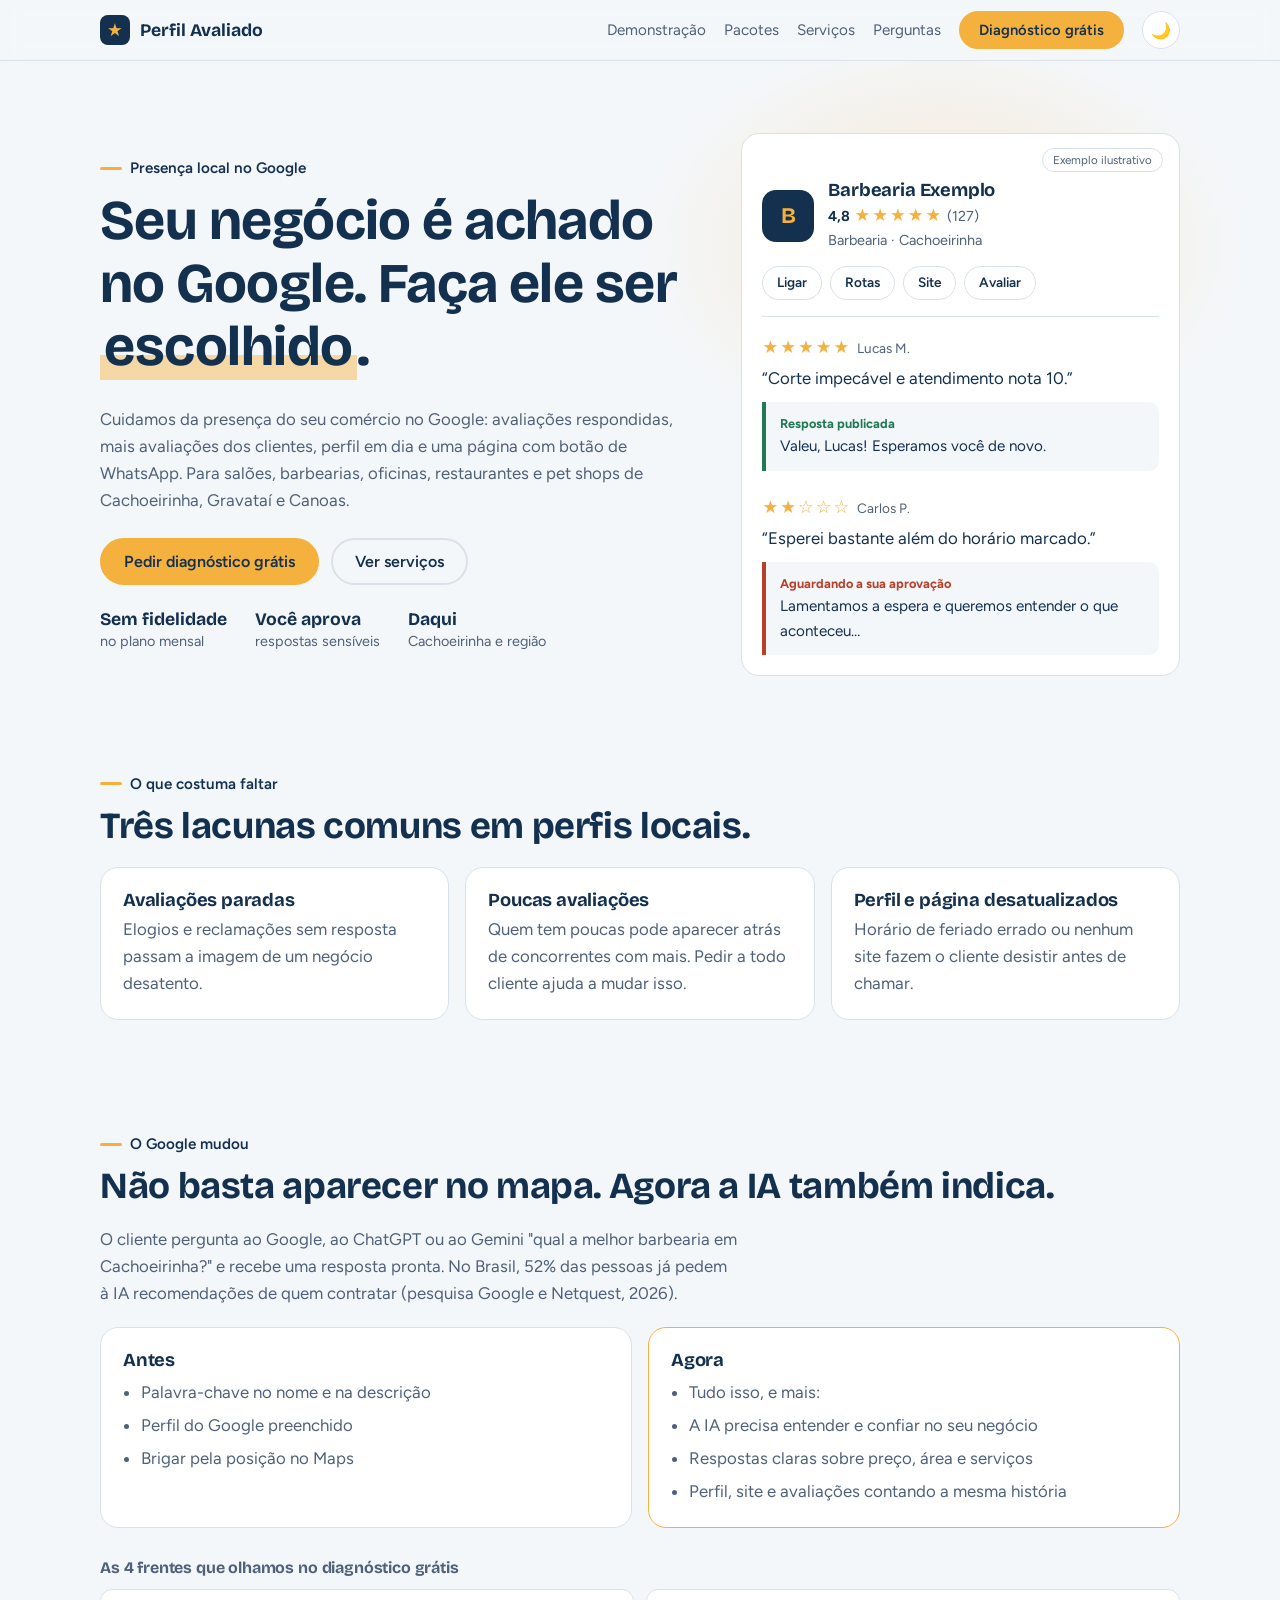
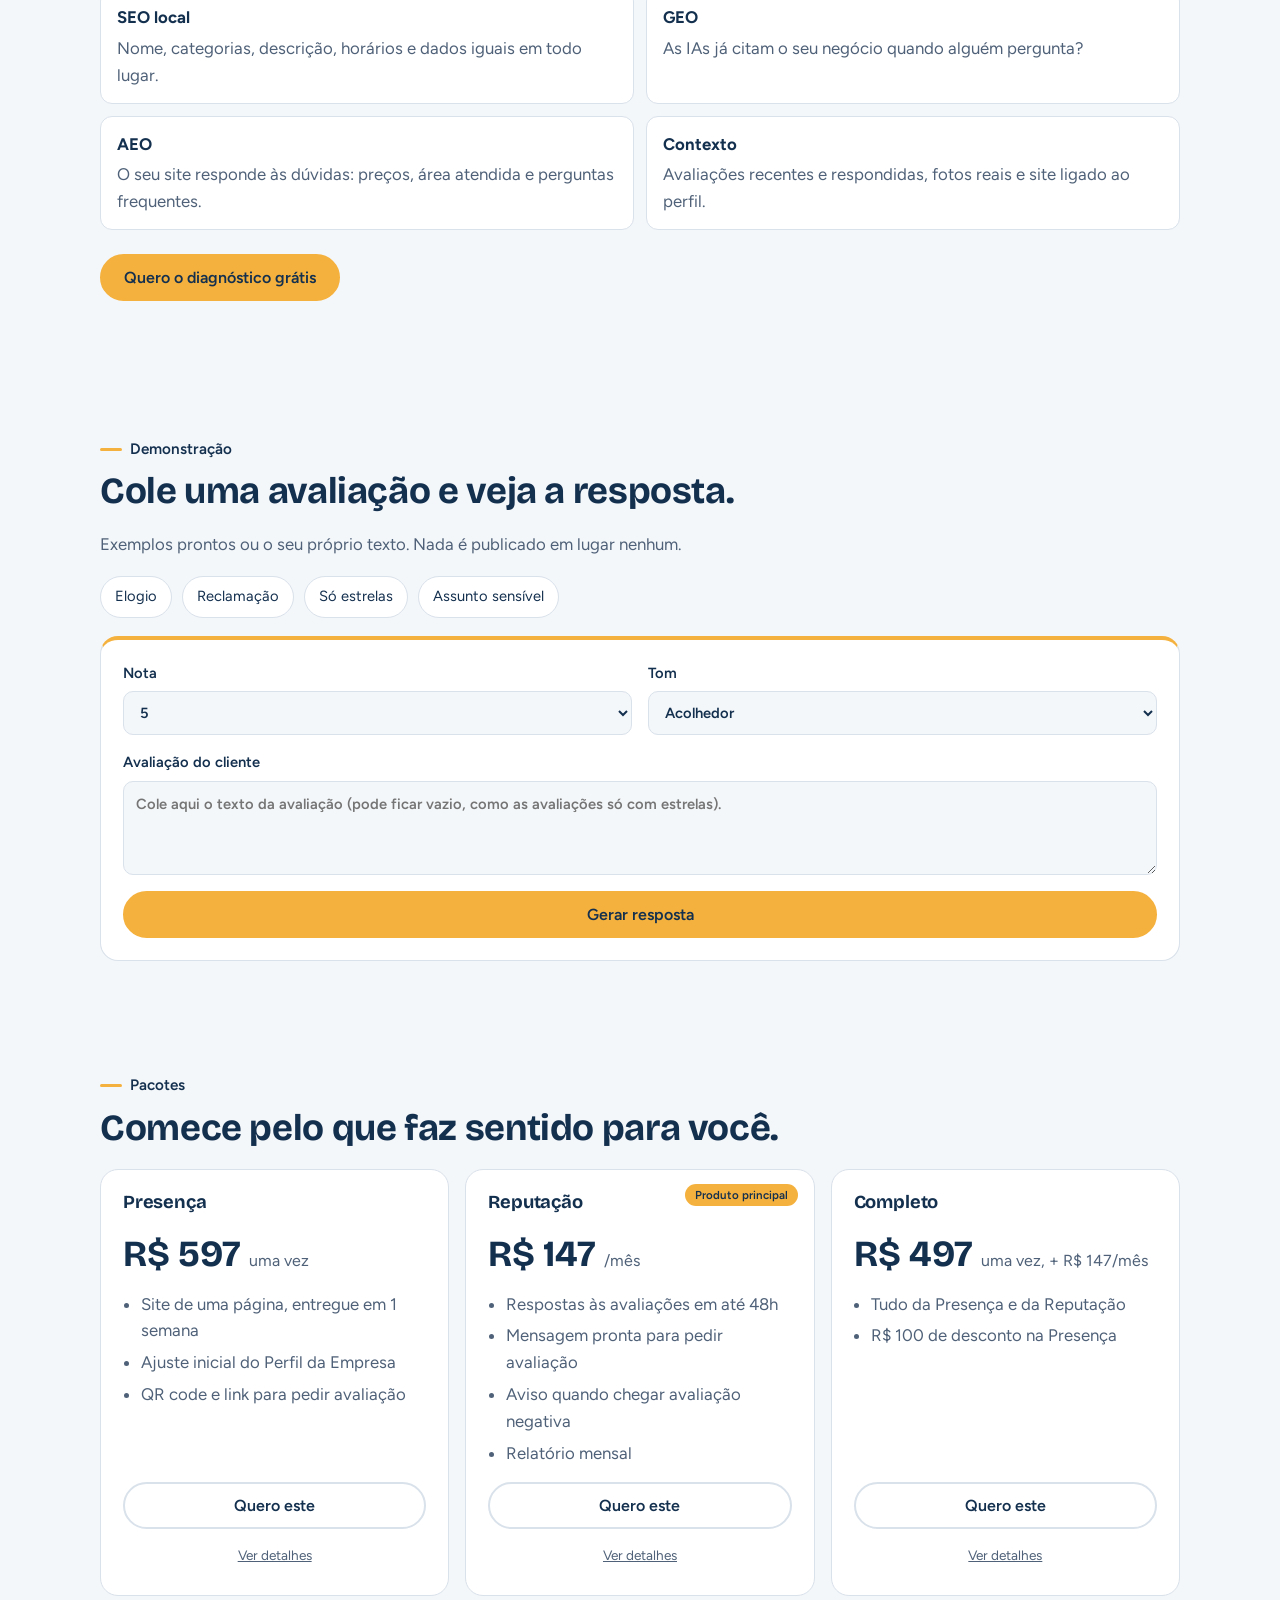
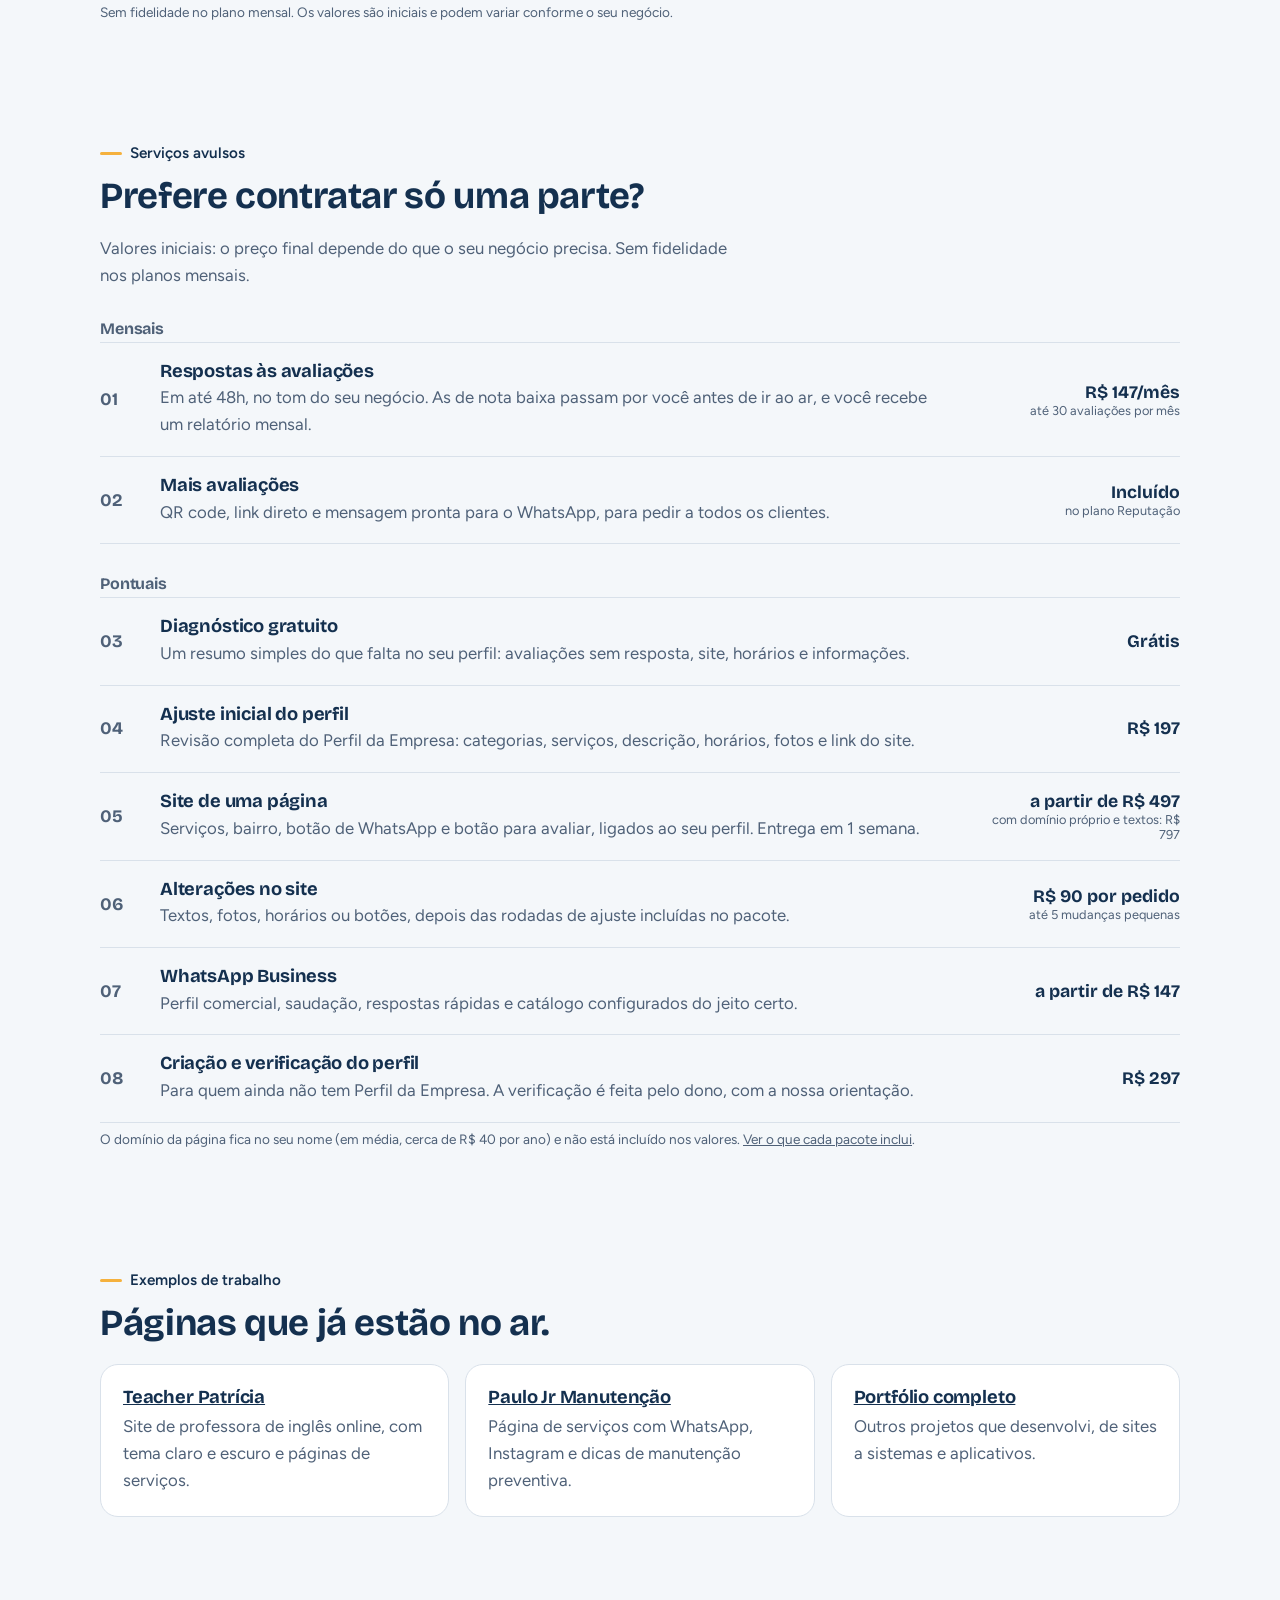
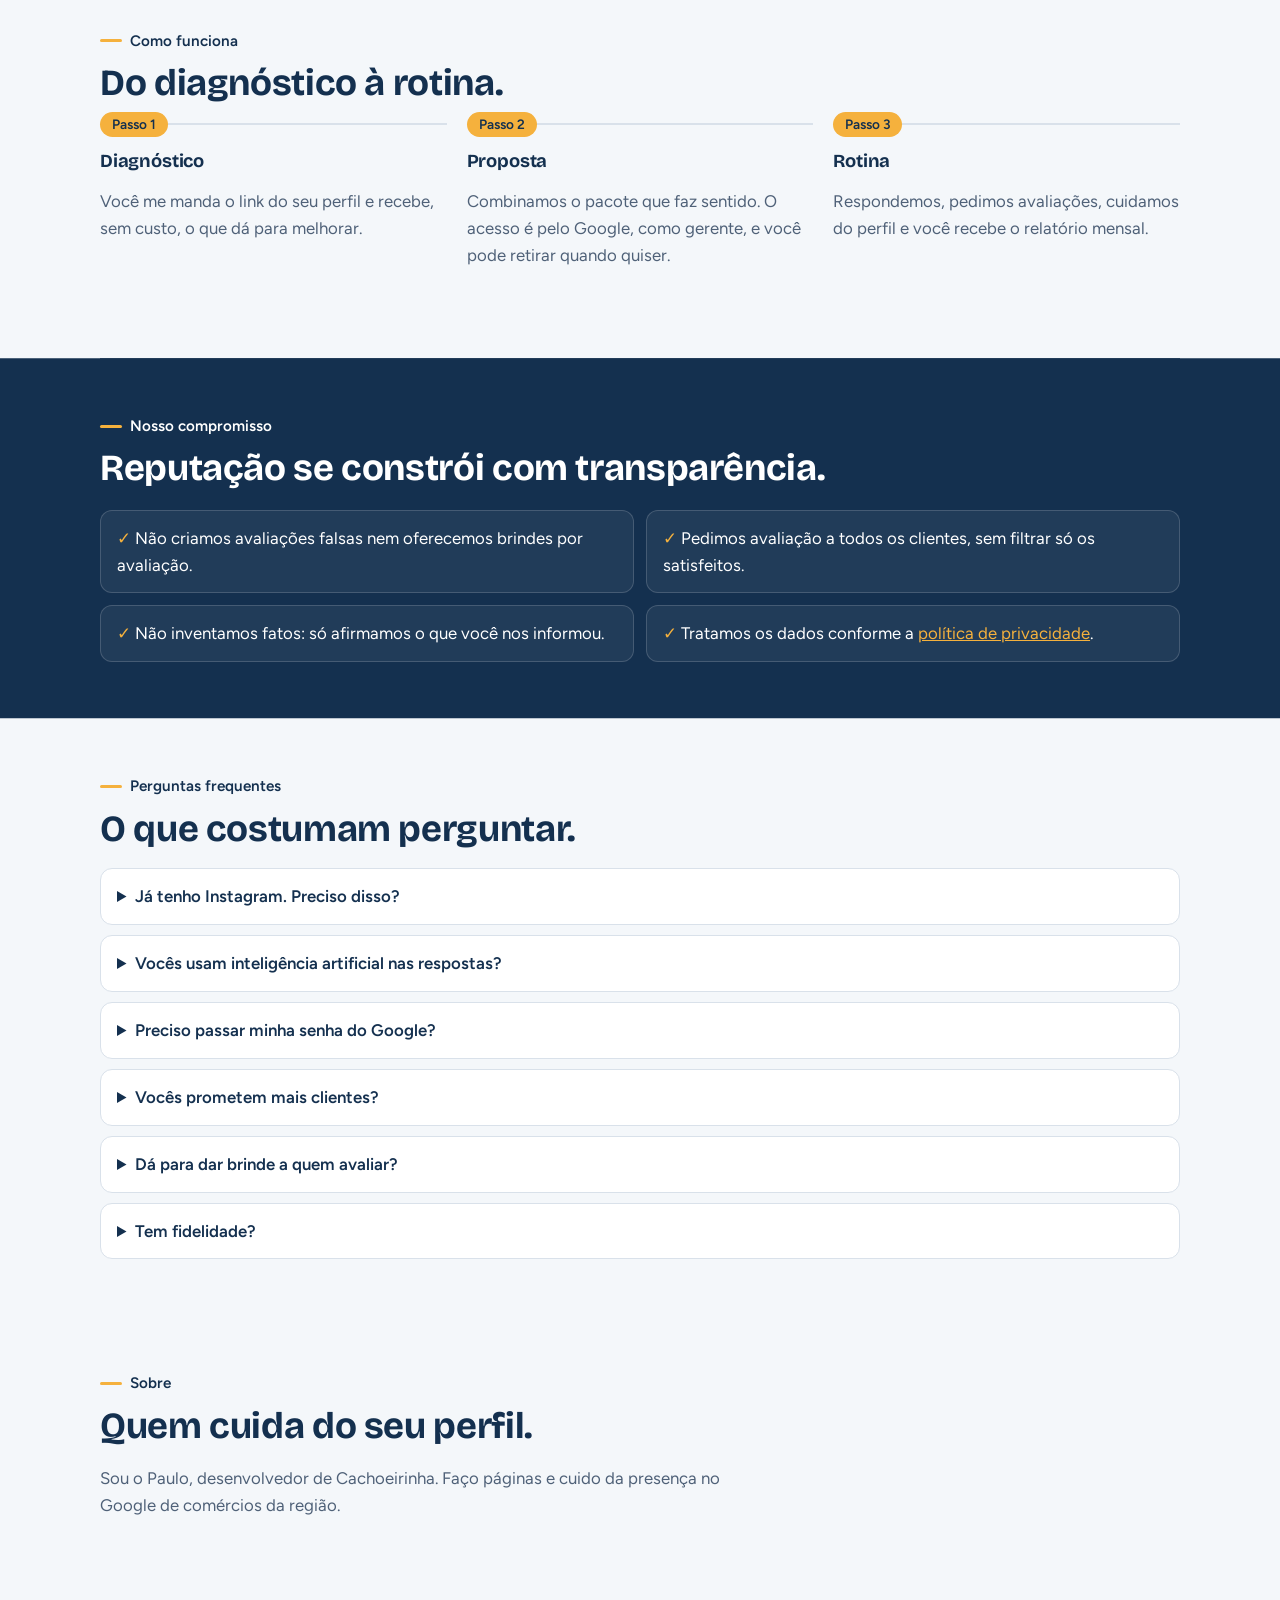
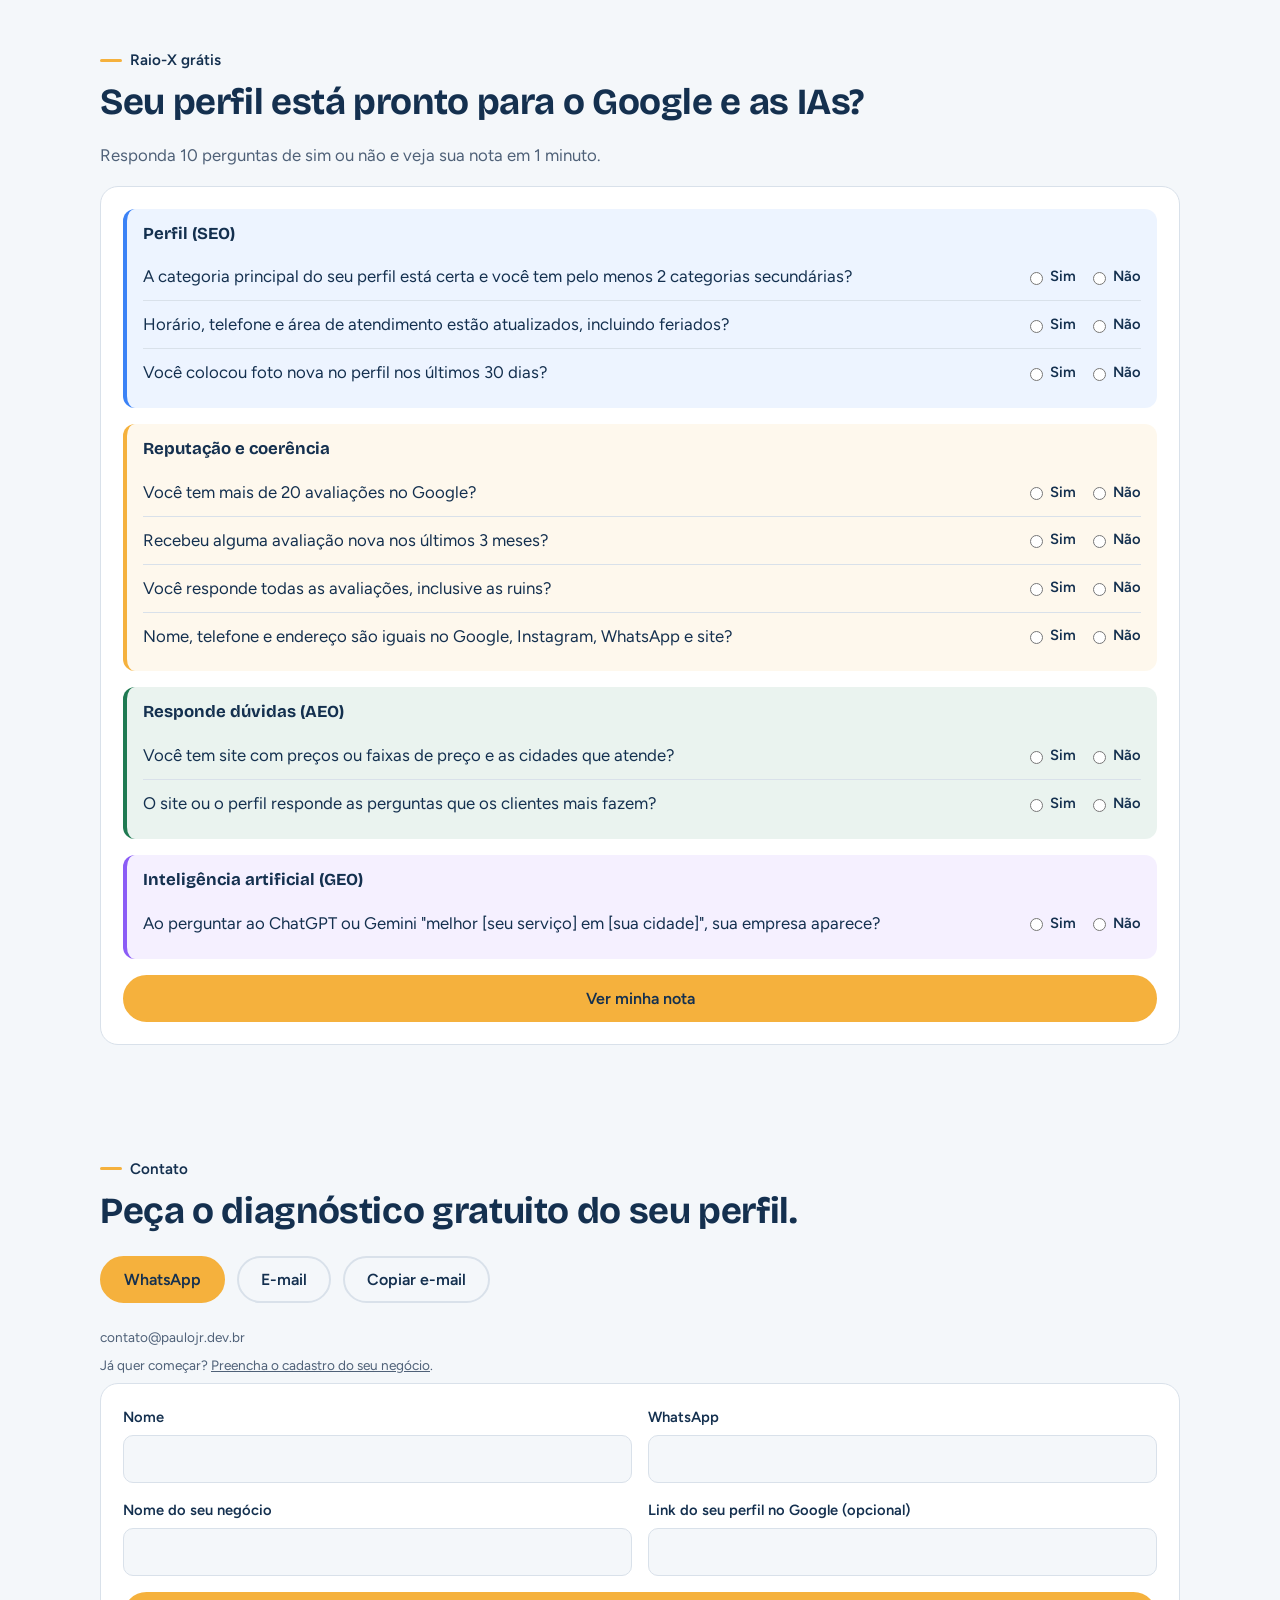
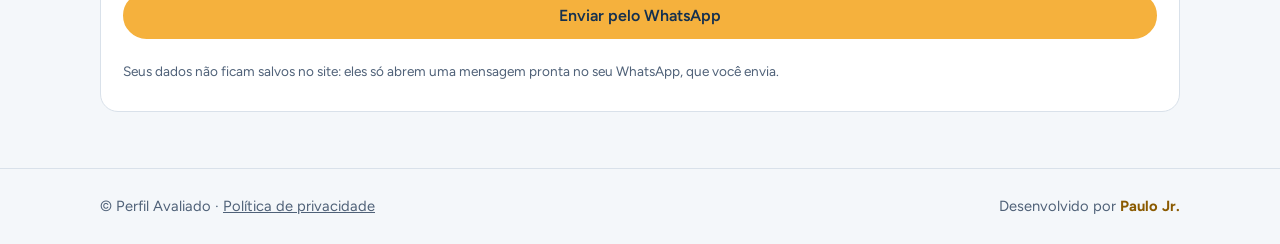
<file: index.html>
<!doctype html>
<html lang="pt-BR" data-theme="light">

<head>
  <meta charset="utf-8">
  <meta name="viewport" content="width=device-width, initial-scale=1, viewport-fit=cover">
  <title>Perfil Avaliado · Presença local no Google</title>
  <meta name="description"
    content="Avaliações respondidas, mais avaliações dos clientes, perfil em dia e uma página com botão de WhatsApp para comércios de Cachoeirinha, Gravataí e Canoas.">
  <meta name="theme-color" content="#F4F7FA">
  <meta property="og:type" content="website">
  <meta property="og:locale" content="pt_BR">
  <meta property="og:title" content="Perfil Avaliado · Presença local no Google">
  <meta property="og:description" content="Seu negócio é achado no Google. Faça ele ser escolhido.">
  <meta property="og:url" content="https://perfilavaliado.paulojr.dev.br/">
  <meta property="og:image" content="https://perfilavaliado.paulojr.dev.br/social-preview.png">
  <meta property="og:image:width" content="1200">
  <meta property="og:image:height" content="630">
  <meta name="twitter:card" content="summary_large_image">
  <link rel="canonical" href="https://perfilavaliado.paulojr.dev.br/">
  <link rel="icon"
    href="data:image/svg+xml,%3Csvg xmlns='http://www.w3.org/2000/svg' viewBox='0 0 32 32'%3E%3Crect width='32' height='32' rx='8' fill='%2314304F'/%3E%3Cpath d='M16 6l3 7 7 .6-5.3 4.6 1.6 7L16 21.600 9.700 25.200l1.600-7L6 13.600 13 13z' fill='%23F5B13D'/%3E%3C/svg%3E">
  <link rel="preconnect" href="https://fonts.googleapis.com">
  <link rel="preconnect" href="https://fonts.gstatic.com" crossorigin>
  <link rel="stylesheet"
    href="https://fonts.googleapis.com/css2?family=Bricolage+Grotesque:wght@500;700&family=Figtree:wght@400;600&display=swap">
  <link rel="stylesheet" href="css/style.css">
  <link rel="stylesheet" href="css/secoes.css">
  <link rel="stylesheet" href="css/design.css">
  <script src="js/tema.js"></script>

  <script type="application/ld+json">
{
  "@context": "https://schema.org",
  "@graph": [
    {
      "@type": "ProfessionalService",
      "@id": "https://perfilavaliado.paulojr.dev.br/#servico",
      "name": "Perfil Avaliado",
      "url": "https://perfilavaliado.paulojr.dev.br/",
      "description": "Cuidamos da presença do seu comércio no Google: avaliações respondidas, mais avaliações dos clientes, perfil em dia e uma página com botão de WhatsApp.",
      "image": "https://perfilavaliado.paulojr.dev.br/social-preview.png",
      "telephone": "+55-51-98940-6950",
      "address": {
        "@type": "PostalAddress",
        "addressLocality": "Cachoeirinha",
        "addressRegion": "RS",
        "addressCountry": "BR"
      },
      "areaServed": ["Cachoeirinha", "Gravataí", "Canoas"],
      "founder": {
        "@type": "Person",
        "name": "Paulo Júnior",
        "url": "https://paulojr.dev.br/"
      },
      "priceRange": "R$ 147 a R$ 597",
      "hasOfferCatalog": {
        "@type": "OfferCatalog",
        "name": "Pacotes",
        "itemListElement": [
          {"@type": "Offer", "name": "Presença", "price": "597", "priceCurrency": "BRL", "description": "Pagamento único", "url": "https://perfilavaliado.paulojr.dev.br/pacotes.html"},
          {"@type": "Offer", "name": "Reputação", "price": "147", "priceCurrency": "BRL", "description": "Mensal, sem fidelidade", "url": "https://perfilavaliado.paulojr.dev.br/pacotes.html"},
          {"@type": "Offer", "name": "Completo", "price": "497", "priceCurrency": "BRL", "description": "Pagamento único + R$ 147/mês", "url": "https://perfilavaliado.paulojr.dev.br/pacotes.html"}
        ]
      }
    },
    {
      "@type": "FAQPage",
      "@id": "https://perfilavaliado.paulojr.dev.br/#perguntas",
      "mainEntity": [
        {"@type": "Question", "name": "Já tenho Instagram. Preciso disso?", "acceptedAnswer": {"@type": "Answer", "text": "Continue com ele. O Instagram mostra o negócio a quem já te segue, e o Google atende quem está procurando. Podemos colocar o link do seu Instagram na página."}},
        {"@type": "Question", "name": "Vocês usam inteligência artificial nas respostas?", "acceptedAnswer": {"@type": "Answer", "text": "Usamos para agilizar. Cada resposta é revisada, segue o tom do seu negócio, e as de nota baixa passam por você antes de ir ao ar."}},
        {"@type": "Question", "name": "Preciso passar minha senha do Google?", "acceptedAnswer": {"@type": "Answer", "text": "Não. Você me adiciona como gerente do perfil e pode remover o acesso quando quiser."}},
        {"@type": "Question", "name": "Vocês prometem mais clientes?", "acceptedAnswer": {"@type": "Answer", "text": "Não prometemos isso. Cuidamos da presença, das respostas e do caminho até o seu contato, e mostramos o que mudou no relatório."}},
        {"@type": "Question", "name": "Dá para dar brinde a quem avaliar?", "acceptedAnswer": {"@type": "Answer", "text": "Não. O Google proíbe. Pedimos a avaliação a todos os clientes, sem brinde e sem filtrar."}},
        {"@type": "Question", "name": "Tem fidelidade?", "acceptedAnswer": {"@type": "Answer", "text": "O plano mensal não tem. A implantação é um pagamento único."}}
      ]
    }
  ]
}
  </script>

</head>

<body id="top">
  <header class="nav">
    <div class="wrap nav-in">
      <a class="brand" href="#top"><span class="logo">★</span><span data-nome>Perfil Avaliado</span></a>
      <nav aria-label="Principal"><a href="#demo">Demonstração</a><a href="#pacotes">Pacotes</a><a
          href="#servicos">Serviços</a><a href="#perguntas">Perguntas</a>
        <a class="btn nav-cta" href="#raio-x"><span class="m-l">Diagnóstico grátis</span><span
            class="m-s">Diagnóstico</span></a>
        <button class="icon" id="tema" type="button" aria-label="Alternar modo escuro">🌙</button>
      </nav>
    </div>
  </header>

  <main>
    <section class="wrap hero">
      <div>
        <p class="tag">Presença local no Google</p>
        <h1>Seu negócio é achado no Google. Faça ele ser <em>escolhido</em>.</h1>
        <p class="lead">Cuidamos da presença do seu comércio no Google: avaliações respondidas, mais avaliações dos
          clientes, perfil em dia e uma página com botão de WhatsApp. Para salões, barbearias, oficinas, restaurantes e
          pet shops de Cachoeirinha, Gravataí e Canoas.</p>
        <p class="cta"><a class="btn" href="#raio-x">Pedir diagnóstico grátis</a><a class="btn ghost"
            href="#servicos">Ver serviços</a></p>
        <ul class="facts">
          <li><b>Sem fidelidade</b>no plano mensal</li>
          <li><b>Você aprova</b>respostas sensíveis</li>
          <li><b>Daqui</b>Cachoeirinha e região</li>
        </ul>
      </div>
      <div class="card gp" aria-label="Exemplo ilustrativo de perfil no Google">
        <p class="ex-tag">Exemplo ilustrativo</p>
        <div class="gp-head">
          <div class="gp-ava" aria-hidden="true">B</div>
          <div>
            <h3>Barbearia Exemplo</h3>
            <p class="gp-rate"><b>4,8</b><span class="stars" role="img" aria-label="4,8 de 5 estrelas">★★★★★</span>
              (127)</p>
            <p>Barbearia · Cachoeirinha</p>
          </div>
        </div>
        <div class="gp-btns" aria-hidden="true">
          <span>Ligar</span><span>Rotas</span><span>Site</span><span>Avaliar</span>
        </div>
        <div class="gp-rev">
          <p><span class="stars" role="img" aria-label="5 de 5 estrelas">★★★★★</span><span class="who">Lucas M.</span>
          </p>
          <p>“Corte impecável e atendimento nota 10.”</p>
          <p class="reply"><b>Resposta publicada</b>Valeu, Lucas! Esperamos você de novo.</p>
          <p><span class="stars" role="img" aria-label="2 de 5 estrelas">★★☆☆☆</span><span class="who">Carlos P.</span>
          </p>
          <p>“Esperei bastante além do horário marcado.”</p>
          <p class="reply hold"><b>Aguardando a sua aprovação</b>Lamentamos a espera e queremos entender o que
            aconteceu…</p>
        </div>
      </div>
    </section>

    <section class="wrap sec">
      <p class="tag">O que costuma faltar</p>
      <h2>Três lacunas comuns em perfis locais.</h2>
      <div class="cards3">
        <div class="card">
          <h3>Avaliações paradas</h3>
          <p>Elogios e reclamações sem resposta passam a imagem de um negócio desatento.</p>
        </div>
        <div class="card">
          <h3>Poucas avaliações</h3>
          <p>Quem tem poucas pode aparecer atrás de concorrentes com mais. Pedir a todo cliente ajuda a mudar isso.</p>
        </div>
        <div class="card">
          <h3>Perfil e página desatualizados</h3>
          <p>Horário de feriado errado ou nenhum site fazem o cliente desistir antes de chamar.</p>
        </div>
      </div>
    </section>

    <section class="wrap sec" id="google-mudou">
      <p class="tag">O Google mudou</p>
      <h2>Não basta aparecer no mapa. Agora a IA também indica.</h2>
      <p class="sub">O cliente pergunta ao Google, ao ChatGPT ou ao Gemini "qual a melhor barbearia em Cachoeirinha?" e
        recebe uma resposta pronta. No Brasil, 52% das pessoas já pedem à IA recomendações de quem contratar (pesquisa
        Google e Netquest, 2026).</p>
      <div class="antes-agora">
        <div class="card">
          <h3>Antes</h3>
          <ul>
            <li>Palavra-chave no nome e na descrição</li>
            <li>Perfil do Google preenchido</li>
            <li>Brigar pela posição no Maps</li>
          </ul>
        </div>
        <div class="card agora">
          <h3>Agora</h3>
          <ul>
            <li>Tudo isso, e mais:</li>
            <li>A IA precisa entender e confiar no seu negócio</li>
            <li>Respostas claras sobre preço, área e serviços</li>
            <li>Perfil, site e avaliações contando a mesma história</li>
          </ul>
        </div>
      </div>
      <h3 class="grp">As 4 frentes que olhamos no diagnóstico grátis</h3>
      <ol class="frentes">
        <li><b>SEO local</b>Nome, categorias, descrição, horários e dados iguais em todo lugar.</li>
        <li><b>GEO</b>As IAs já citam o seu negócio quando alguém pergunta?</li>
        <li><b>AEO</b>O seu site responde às dúvidas: preços, área atendida e perguntas frequentes.</li>
        <li><b>Contexto</b>Avaliações recentes e respondidas, fotos reais e site ligado ao perfil.</li>
      </ol>
      <p class="cta"><a class="btn" href="#raio-x">Quero o diagnóstico grátis</a></p>
    </section>

    <section class="wrap sec" id="demo">
      <p class="tag">Demonstração</p>
      <h2>Cole uma avaliação e veja a resposta.</h2>
      <p class="sub">Exemplos prontos ou o seu próprio texto. Nada é publicado em lugar nenhum.</p>
      <div class="chips" id="exemplos" aria-label="Exemplos"></div>
      <form class="card demo" id="demo-form">
        <label>Nota<select id="nota">
            <option>5</option>
            <option>4</option>
            <option>3</option>
            <option>2</option>
            <option>1</option>
          </select></label>
        <label>Tom<select id="tom">
            <option value="acolhedor">Acolhedor</option>
            <option value="profissional">Profissional</option>
            <option value="descontraido">Descontraído</option>
          </select></label>
        <label class="full">Avaliação do cliente<textarea id="texto" rows="3" maxlength="600"
            placeholder="Cole aqui o texto da avaliação (pode ficar vazio, como as avaliações só com estrelas)."></textarea></label>
        <button class="btn full" type="submit">Gerar resposta</button>
      </form>
      <div class="card out" id="saida" aria-live="polite" hidden></div>
    </section>

    <section class="wrap sec" id="pacotes">
      <p class="tag">Pacotes</p>
      <h2>Comece pelo que faz sentido para você.</h2>
      <div class="pks">
        <div class="card pk">
          <h3>Presença</h3>
          <p class="big">R$ 597<small>uma vez</small></p>
          <ul>
            <li>Site de uma página, entregue em 1 semana</li>
            <li>Ajuste inicial do Perfil da Empresa</li>
            <li>QR code e link para pedir avaliação</li>
          </ul>
          <a class="btn ghost" data-wa href="#contato">Quero este</a><a class="mini" href="pacotes.html#presenca">Ver
            detalhes</a>
        </div>
        <div class="card pk dest">
          <p class="pk-tag">Produto principal</p>
          <h3>Reputação</h3>
          <p class="big">R$ 147<small>/mês</small></p>
          <ul>
            <li>Respostas às avaliações em até 48h</li>
            <li>Mensagem pronta para pedir avaliação</li>
            <li>Aviso quando chegar avaliação negativa</li>
            <li>Relatório mensal</li>
          </ul>
          <a class="btn ghost" data-wa href="#contato">Quero este</a><a class="mini" href="pacotes.html#reputacao">Ver
            detalhes</a>
        </div>
        <div class="card pk">
          <h3>Completo</h3>
          <p class="big">R$ 497<small>uma vez, + R$ 147/mês</small></p>
          <ul>
            <li>Tudo da Presença e da Reputação</li>
            <li>R$ 100 de desconto na Presença</li>
          </ul>
          <a class="btn ghost" data-wa href="#contato">Quero este</a><a class="mini" href="pacotes.html#completo">Ver
            detalhes</a>
        </div>
      </div>
      <p class="mini">Sem fidelidade no plano mensal. Os valores são iniciais e podem variar conforme o seu negócio.</p>
    </section>

    <section class="wrap sec" id="servicos">
      <p class="tag">Serviços avulsos</p>
      <h2>Prefere contratar só uma parte?</h2>
      <p class="sub">Valores iniciais: o preço final depende do que o seu negócio precisa. Sem fidelidade nos planos
        mensais.</p>
      <div class="svcs-wrap">
        <h3 class="grp">Mensais</h3>
        <ol class="svc-list">
          <li>
            <div>
              <h3>Respostas às avaliações</h3>
              <p>Em até 48h, no tom do seu negócio. As de nota baixa passam por você antes de ir ao ar, e você recebe um
                relatório mensal.</p>
            </div><span class="vlr">R$ 147/mês<small>até 30 avaliações por mês</small></span>
          </li>
          <li>
            <div>
              <h3>Mais avaliações</h3>
              <p>QR code, link direto e mensagem pronta para o WhatsApp, para pedir a todos os clientes.</p>
            </div><span class="vlr">Incluído<small>no plano Reputação</small></span>
          </li>
        </ol>
        <h3 class="grp">Pontuais</h3>
        <ol class="svc-list">
          <li>
            <div>
              <h3>Diagnóstico gratuito</h3>
              <p>Um resumo simples do que falta no seu perfil: avaliações sem resposta, site, horários e informações.
              </p>
            </div><span class="vlr">Grátis</span>
          </li>
          <li>
            <div>
              <h3>Ajuste inicial do perfil</h3>
              <p>Revisão completa do Perfil da Empresa: categorias, serviços, descrição, horários, fotos e link do site.
              </p>
            </div><span class="vlr">R$ 197</span>
          </li>
          <li>
            <div>
              <h3>Site de uma página</h3>
              <p>Serviços, bairro, botão de WhatsApp e botão para avaliar, ligados ao seu perfil. Entrega em 1 semana.
              </p>
            </div><span class="vlr">a partir de R$ 497<small>com domínio próprio e textos: R$ 797</small></span>
          </li>
          <li>
            <div>
              <h3>Alterações no site</h3>
              <p>Textos, fotos, horários ou botões, depois das rodadas de ajuste incluídas no pacote.</p>
            </div><span class="vlr">R$ 90 por pedido<small>até 5 mudanças pequenas</small></span>
          </li>
          <li>
            <div>
              <h3>WhatsApp Business</h3>
              <p>Perfil comercial, saudação, respostas rápidas e catálogo configurados do jeito certo.</p>
            </div><span class="vlr">a partir de R$ 147</span>
          </li>
          <li>
            <div>
              <h3>Criação e verificação do perfil</h3>
              <p>Para quem ainda não tem Perfil da Empresa. A verificação é feita pelo dono, com a nossa orientação.</p>
            </div><span class="vlr">R$ 297</span>
          </li>
        </ol>
      </div>
      <p class="mini">O domínio da página fica no seu nome (em média, cerca de R$ 40 por ano) e não está incluído nos
        valores. <a href="pacotes.html">Ver o que cada pacote inclui</a>.</p>
    </section>

    <section class="wrap sec">
      <p class="tag">Exemplos de trabalho</p>
      <h2>Páginas que já estão no ar.</h2>
      <div class="cards3">
        <div class="card">
          <h3><a href="https://www.teacherpatricia.net/" rel="noopener">Teacher Patrícia</a></h3>
          <p>Site de professora de inglês online, com tema claro e escuro e páginas de serviços.</p>
        </div>
        <div class="card">
          <h3><a href="https://manutencao.paulojr.dev.br" rel="noopener">Paulo Jr Manutenção</a></h3>
          <p>Página de serviços com WhatsApp, Instagram e dicas de manutenção preventiva.</p>
        </div>
        <div class="card">
          <h3><a href="https://paulojr.dev.br" rel="noopener">Portfólio completo</a></h3>
          <p>Outros projetos que desenvolvi, de sites a sistemas e aplicativos.</p>
        </div>
      </div>
    </section>

    <!-- DEPOIMENTOS: só publique com autorização por escrito do cliente. Para ativar, remova o atributo hidden e troque o texto de exemplo. -->
    <section class="wrap sec" id="depoimentos" hidden>
      <p class="tag">Depoimentos</p>
      <h2>O que dizem os clientes.</h2>
      <div class="cards3">
        <figure class="card dep">
          <blockquote>“Texto do depoimento, nas palavras do cliente.”</blockquote>
          <figcaption>Nome, negócio, cidade</figcaption>
        </figure>
      </div>
    </section>

    <section class="wrap sec" id="como">
      <p class="tag">Como funciona</p>
      <h2>Do diagnóstico à rotina.</h2>
      <ol class="steps">
        <li>
          <h3>Diagnóstico</h3>
          <p>Você me manda o link do seu perfil e recebe, sem custo, o que dá para melhorar.</p>
        </li>
        <li>
          <h3>Proposta</h3>
          <p>Combinamos o pacote que faz sentido. O acesso é pelo Google, como gerente, e você pode retirar quando
            quiser.</p>
        </li>
        <li>
          <h3>Rotina</h3>
          <p>Respondemos, pedimos avaliações, cuidamos do perfil e você recebe o relatório mensal.</p>
        </li>
      </ol>
    </section>

    <section class="wrap sec" id="compromisso">
      <p class="tag">Nosso compromisso</p>
      <h2>Reputação se constrói com transparência.</h2>
      <ul class="checks">
        <li>Não criamos avaliações falsas nem oferecemos brindes por avaliação.</li>
        <li>Pedimos avaliação a todos os clientes, sem filtrar só os satisfeitos.</li>
        <li>Não inventamos fatos: só afirmamos o que você nos informou.</li>
        <li>Tratamos os dados conforme a <a href="privacidade.html">política de privacidade</a>.</li>
      </ul>
    </section>

    <section class="wrap sec" id="perguntas">
      <p class="tag">Perguntas frequentes</p>
      <h2>O que costumam perguntar.</h2>
      <details>
      
        <summary>Já tenho Instagram. Preciso disso?</summary>
        <p>Continue com ele. O Instagram mostra o negócio a quem já te segue, e o Google atende quem está procurando.
          Podemos colocar o link do seu Instagram na página.</p>
      </details>
      <details>
        <summary>Vocês usam inteligência artificial nas respostas?</summary>
        <p>Usamos para agilizar. Cada resposta é revisada, segue o tom do seu negócio, e as de nota baixa passam por
          você antes de ir ao ar.</p>
      </details>
      <details>
        <summary>Preciso passar minha senha do Google?</summary>
        <p>Não. Você me adiciona como gerente do perfil e pode remover o acesso quando quiser.</p>
      </details>
      <details>
        <summary>Vocês prometem mais clientes?</summary>
        <p>Não prometemos isso. Cuidamos da presença, das respostas e do caminho até o seu contato, e mostramos o que
          mudou no relatório.</p>
      </details>
      <details>
        <summary>Dá para dar brinde a quem avaliar?</summary>
        <p>Não. O Google proíbe. Pedimos a avaliação a todos os clientes, sem brinde e sem filtrar.</p>
      </details>
      <details>
        <summary>Tem fidelidade?</summary>
        <p>O plano mensal não tem. A implantação é um pagamento único.</p>
      </details>
    </section>

    <section class="wrap sec">
      <p class="tag">Sobre</p>
      <h2>Quem cuida do seu perfil.</h2>
      <!-- Edite este texto com a sua história, em 2 ou 3 frases -->
      <p class="sub">Sou o Paulo, desenvolvedor de Cachoeirinha. Faço páginas e cuido da presença no Google de comércios
        da região.</p>
    </section>

      <section class="wrap sec" id="raio-x">
          <p class="tag">Raio-X grátis</p>
          <h2>Seu perfil está pronto para o Google e as IAs?</h2>
          <p class="sub">Responda 10 perguntas de sim ou não e veja sua nota em 1 minuto.</p>
          <form class="card quiz" id="quiz">
            <fieldset data-f="SEO">
              <legend>Perfil (SEO)</legend>
              <p>A categoria principal do seu perfil está certa e você tem pelo menos 2 categorias secundárias?</p>
              <p>Horário, telefone e área de atendimento estão atualizados, incluindo feriados?</p>
              <p>Você colocou foto nova no perfil nos últimos 30 dias?</p>
            </fieldset>
            <fieldset data-f="Reputação">
              <legend>Reputação e coerência</legend>
              <p>Você tem mais de 20 avaliações no Google?</p>
              <p>Recebeu alguma avaliação nova nos últimos 3 meses?</p>
              <p>Você responde todas as avaliações, inclusive as ruins?</p>
              <p>Nome, telefone e endereço são iguais no Google, Instagram, WhatsApp e site?</p>
            </fieldset>
            <fieldset data-f="Dúvidas">
              <legend>Responde dúvidas (AEO)</legend>
              <p>Você tem site com preços ou faixas de preço e as cidades que atende?</p>
              <p>O site ou o perfil responde as perguntas que os clientes mais fazem?</p>
            </fieldset>
            <fieldset data-f="IAs">
              <legend>Inteligência artificial (GEO)</legend>
              <p>Ao perguntar ao ChatGPT ou Gemini "melhor [seu serviço] em [sua cidade]", sua empresa aparece?</p>
            </fieldset>
            <button class="btn full" type="submit">Ver minha nota</button>
            <div id="quiz-res" class="full" hidden aria-live="polite"></div>
          </form>
        </section>

    <section class="wrap sec" id="contato">
      <p class="tag">Contato</p>
      <h2>Peça o diagnóstico gratuito do seu perfil.</h2>
      <p class="cta"><a class="btn" data-wa href="#contato">WhatsApp</a><a class="btn ghost" data-email
          href="#contato">E-mail</a><button class="btn ghost" id="copiar" type="button">Copiar e-mail</button></p>
      <p class="mini" id="email-txt"></p>
      <p class="mini">Já quer começar? <a href="cadastro.html">Preencha o cadastro do seu negócio</a>.</p>
      <form class="card demo" id="contato-form">
        <label>Nome<input id="c-nome" required></label>
        <label>WhatsApp<input id="c-zap" inputmode="tel" required></label>
        <label>Nome do seu negócio<input id="c-neg"></label>
        <label>Link do seu perfil no Google (opcional)<input id="c-maps" inputmode="url"></label>
        <button class="btn full" type="submit">Enviar pelo WhatsApp</button>
        <p class="mini full">Seus dados não ficam salvos no site: eles só abrem uma mensagem pronta no seu WhatsApp, que
          você envia.</p>
      </form>
    </section>
  </main>

  <footer class="foot">
    <div class="wrap foot-in">
      <p>© <span data-nome>Perfil Avaliado</span> · <a href="privacidade.html">Política de privacidade</a></p>
      <p>Desenvolvido por <a class="dev" href="https://paulojr.dev.br" rel="noopener"><strong>Paulo Jr.</strong></a></p>
    </div>
  </footer>
  <a class="btn wa-fab" data-wa href="#contato" aria-label="Falar no WhatsApp">WhatsApp</a>
  <script src="js/script.js"></script>
  <script src="js/extras.js"></script>
  <script src="js/quiz.js"> </script>
  
</body>

</html>
</file>
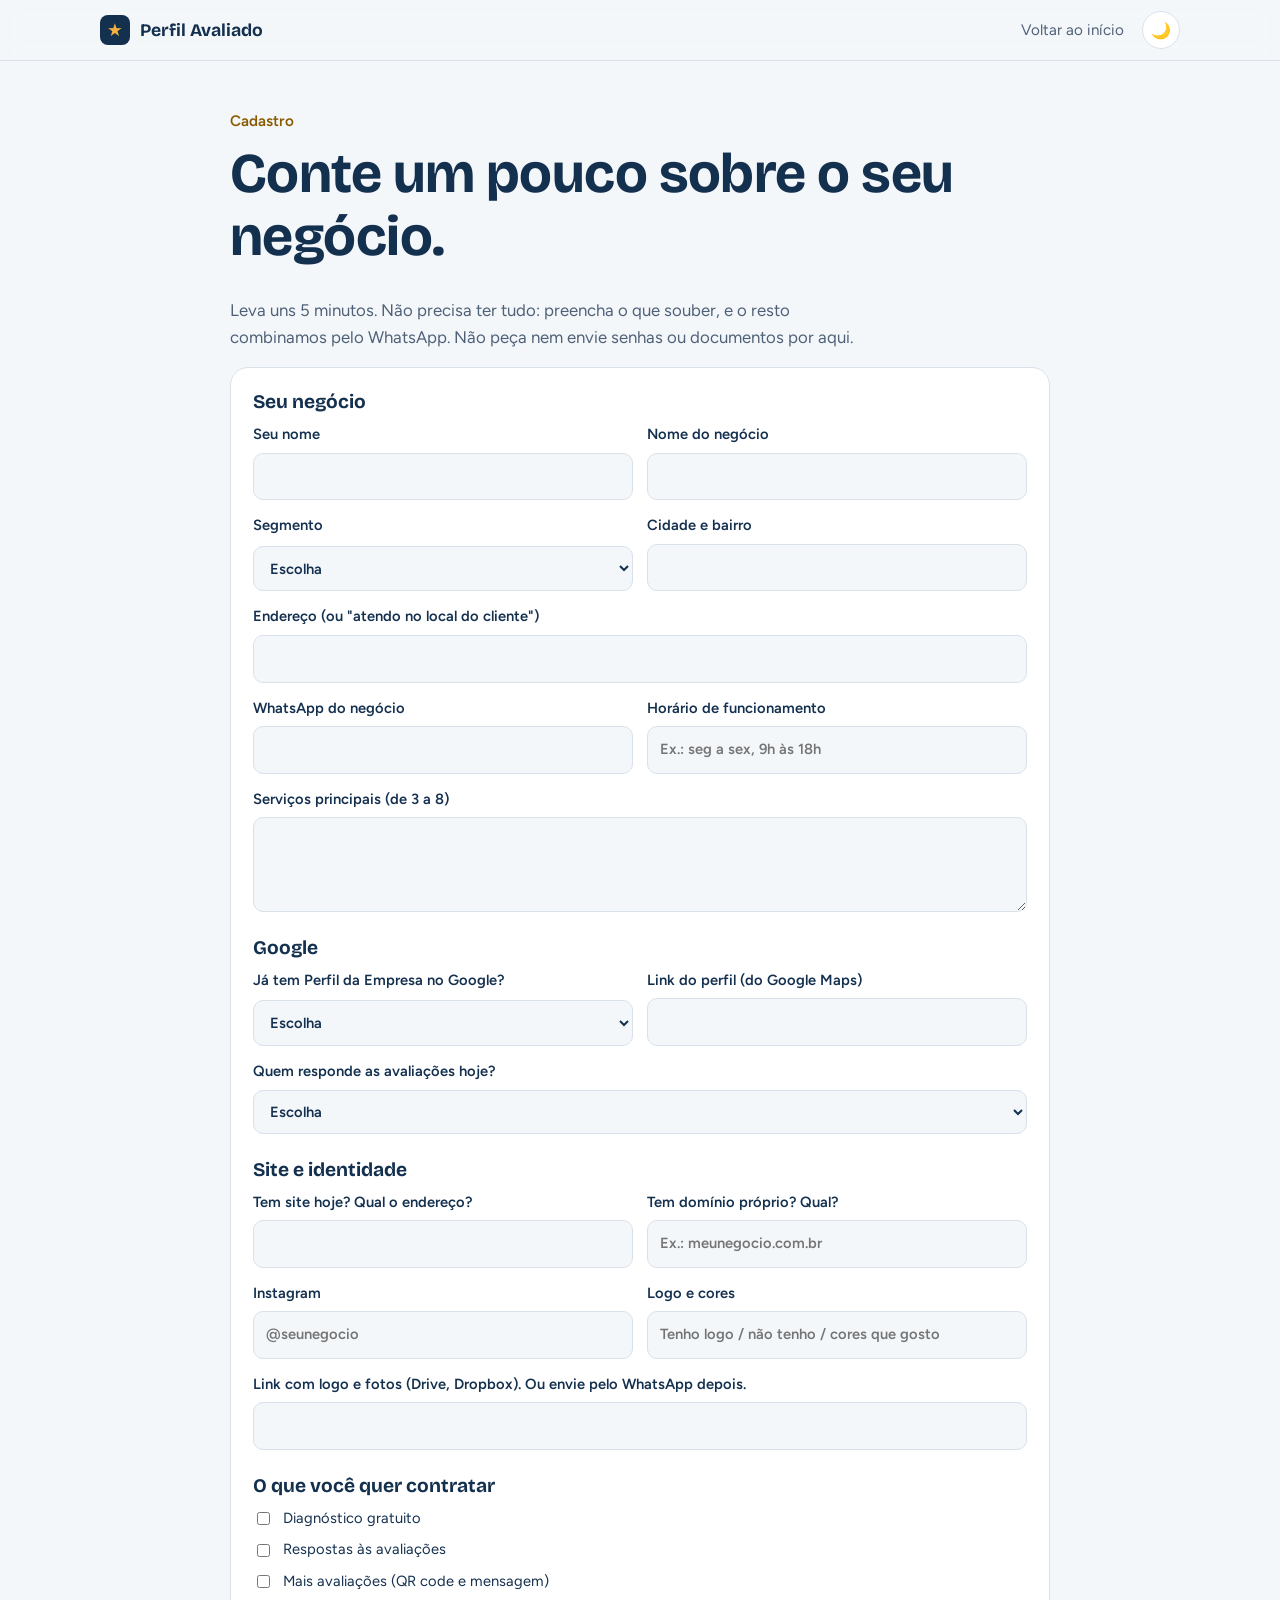
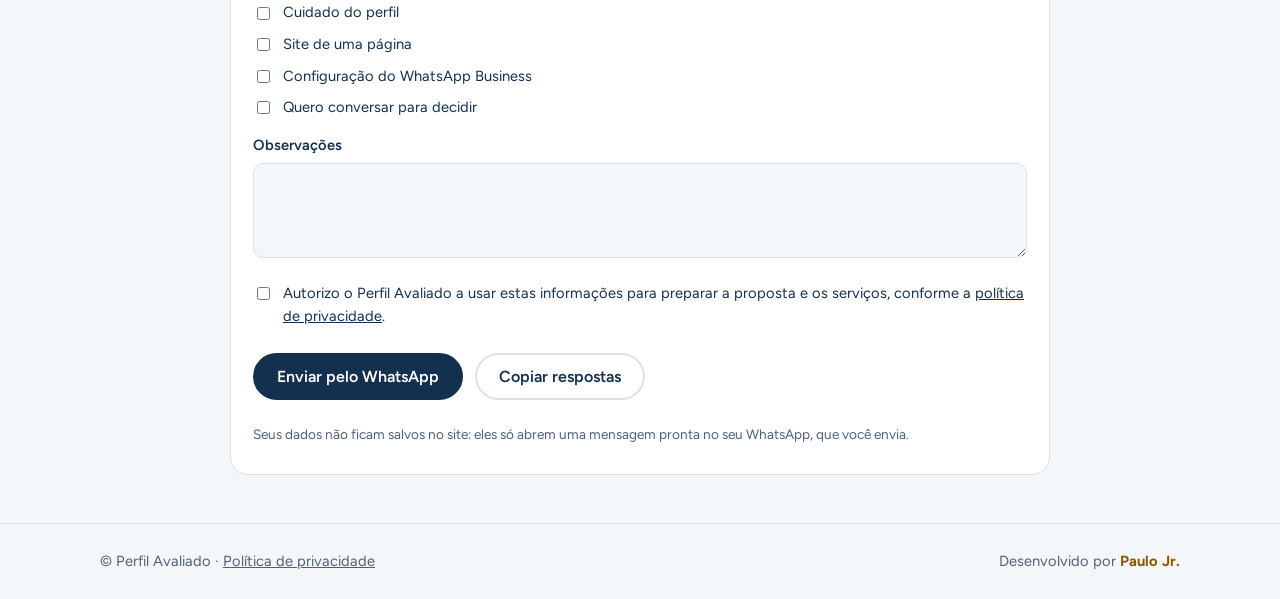
<file: cadastro.html>
<!doctype html>
<html lang="pt-BR" data-theme="light">

<head>
  <meta charset="utf-8">
  <meta name="viewport" content="width=device-width, initial-scale=1">
  <title>Cadastro do seu negócio · Perfil Avaliado</title>
  <meta name="robots" content="noindex">
  <link rel="icon"
    href="data:image/svg+xml,%3Csvg xmlns='http://www.w3.org/2000/svg' viewBox='0 0 32 32'%3E%3Crect width='32' height='32' rx='8' fill='%2314304F'/%3E%3Cpath d='M16 6l3 7 7 .6-5.3 4.6 1.6 7L16 21.600 9.700 25.200l1.600-7L6 13.600 13 13z' fill='%23F5B13D'/%3E%3C/svg%3E">
  <link rel="stylesheet"
    href="https://fonts.googleapis.com/css2?family=Bricolage+Grotesque:wght@500;700&family=Figtree:wght@400;600&display=swap">
  <meta name="theme-color" content="#F4F7FA">
  <link rel="stylesheet" href="css/style.css">
  <link rel="stylesheet" href="css/secoes.css">
  <script src="js/tema.js"></script>
</head>

<body>
  <header class="nav">
    <div class="wrap nav-in"><a class="brand" href="./"><span class="logo">★</span>Perfil Avaliado</a>
      <nav><a href="./" style="display:inline">Voltar ao início</a><button class="icon" id="tema" type="button"
          aria-label="Alternar modo escuro">🌙</button></nav>
    </div>
  </header>
  <main class="wrap doc" style="max-width:820px">
    <p class="tag">Cadastro</p>
    <h1>Conte um pouco sobre o seu negócio.</h1>
    <p class="sub">Leva uns 5 minutos. Não precisa ter tudo: preencha o que souber, e o resto combinamos pelo WhatsApp.
      Não peça nem envie senhas ou documentos por aqui.</p>
    <form class="form card" id="cadastro">
      <fieldset>
        <legend>Seu negócio</legend>
        <label>Seu nome<input id="contato" required></label>
        <label>Nome do negócio<input id="nome" required></label>
        <label>Segmento<select id="seg">
            <option value="">Escolha</option>
            <option>Barbearia ou salão</option>
            <option>Oficina</option>
            <option>Restaurante ou lanchonete</option>
            <option>Pet shop</option>
            <option>Loja</option>
            <option>Prestador de serviço</option>
            <option>Outro</option>
          </select></label>
        <label>Cidade e bairro<input id="cid"></label>
        <label class="full">Endereço (ou "atendo no local do cliente")<input id="end"></label>
        <label>WhatsApp do negócio<input id="zap" inputmode="tel" required></label>
        <label>Horário de funcionamento<input id="hor" placeholder="Ex.: seg a sex, 9h às 18h"></label>
        <label class="full">Serviços principais (de 3 a 8)<textarea id="srv" rows="3"
            maxlength="400"></textarea></label>
      </fieldset>
      <fieldset>
        <legend>Google</legend>
        <label>Já tem Perfil da Empresa no Google?<select id="tem">
            <option value="">Escolha</option>
            <option>Sim, verificado</option>
            <option>Sim, mas não sei se está verificado</option>
            <option>Não tenho</option>
          </select></label>
        <label>Link do perfil (do Google Maps)<input id="link" inputmode="url"></label>
        <label class="full">Quem responde as avaliações hoje?<select id="quem">
            <option value="">Escolha</option>
            <option>Eu mesmo</option>
            <option>Alguém da equipe</option>
            <option>Uma agência</option>
            <option>Ninguém</option>
          </select></label>
      </fieldset>
      <fieldset>
        <legend>Site e identidade</legend>
        <label>Tem site hoje? Qual o endereço?<input id="site"></label>
        <label>Tem domínio próprio? Qual?<input id="dom" placeholder="Ex.: meunegocio.com.br"></label>
        <label>Instagram<input id="insta" placeholder="@seunegocio"></label>
        <label>Logo e cores<input id="ident" placeholder="Tenho logo / não tenho / cores que gosto"></label>
        <label class="full">Link com logo e fotos (Drive, Dropbox). Ou envie pelo WhatsApp depois.<input id="fotos"
            inputmode="url"></label>
      </fieldset>
      <fieldset>
        <legend>O que você quer contratar</legend>
        <div class="checks2 full">
          <label><input type="checkbox" name="svc" value="Diagnóstico gratuito"> Diagnóstico gratuito</label>
          <label><input type="checkbox" name="svc" value="Respostas às avaliações"> Respostas às avaliações</label>
          <label><input type="checkbox" name="svc" value="Mais avaliações (QR code e mensagem)"> Mais avaliações (QR
            code e mensagem)</label>
          <label><input type="checkbox" name="svc" value="Cuidado do perfil"> Cuidado do perfil</label>
          <label><input type="checkbox" name="svc" value="Site de uma página"> Site de uma página</label>
          <label><input type="checkbox" name="svc" value="WhatsApp Business"> Configuração do WhatsApp Business</label>
          <label><input type="checkbox" name="svc" value="Quero conversar para decidir"> Quero conversar para
            decidir</label>
        </div>
        <label class="full">Observações<textarea id="obs" rows="3" maxlength="400"></textarea></label>
      </fieldset>
      <label style="display:flex;gap:10px;align-items:flex-start;font-weight:400"><input type="checkbox" required
          style="width:auto;margin-top:.35rem"><span>Autorizo o Perfil Avaliado a usar estas informações para preparar a
          proposta e os serviços, conforme a <a href="privacidade.html">política de privacidade</a>.</span></label>
      <p class="cta"><button class="btn" type="submit">Enviar pelo WhatsApp</button><button class="btn ghost"
          id="copiar-resumo" type="button">Copiar respostas</button></p>
      <p class="mini" id="aviso" hidden>O resumo ficou grande para o WhatsApp. Use "Copiar respostas" e cole na
        conversa.</p>
      <p class="mini">Seus dados não ficam salvos no site: eles só abrem uma mensagem pronta no seu WhatsApp, que você
        envia.</p>
    </form>
  </main>
  <footer class="foot">
    <div class="wrap foot-in">
      <p>© Perfil Avaliado · <a href="privacidade.html">Política de privacidade</a></p>
      <p>Desenvolvido por <a class="dev" href="https://paulojr.dev.br" rel="noopener"><strong>Paulo Jr.</strong></a></p>
    </div>
  </footer>
  <script src="js/cadastro.js"></script>
</body>

</html>
</file>
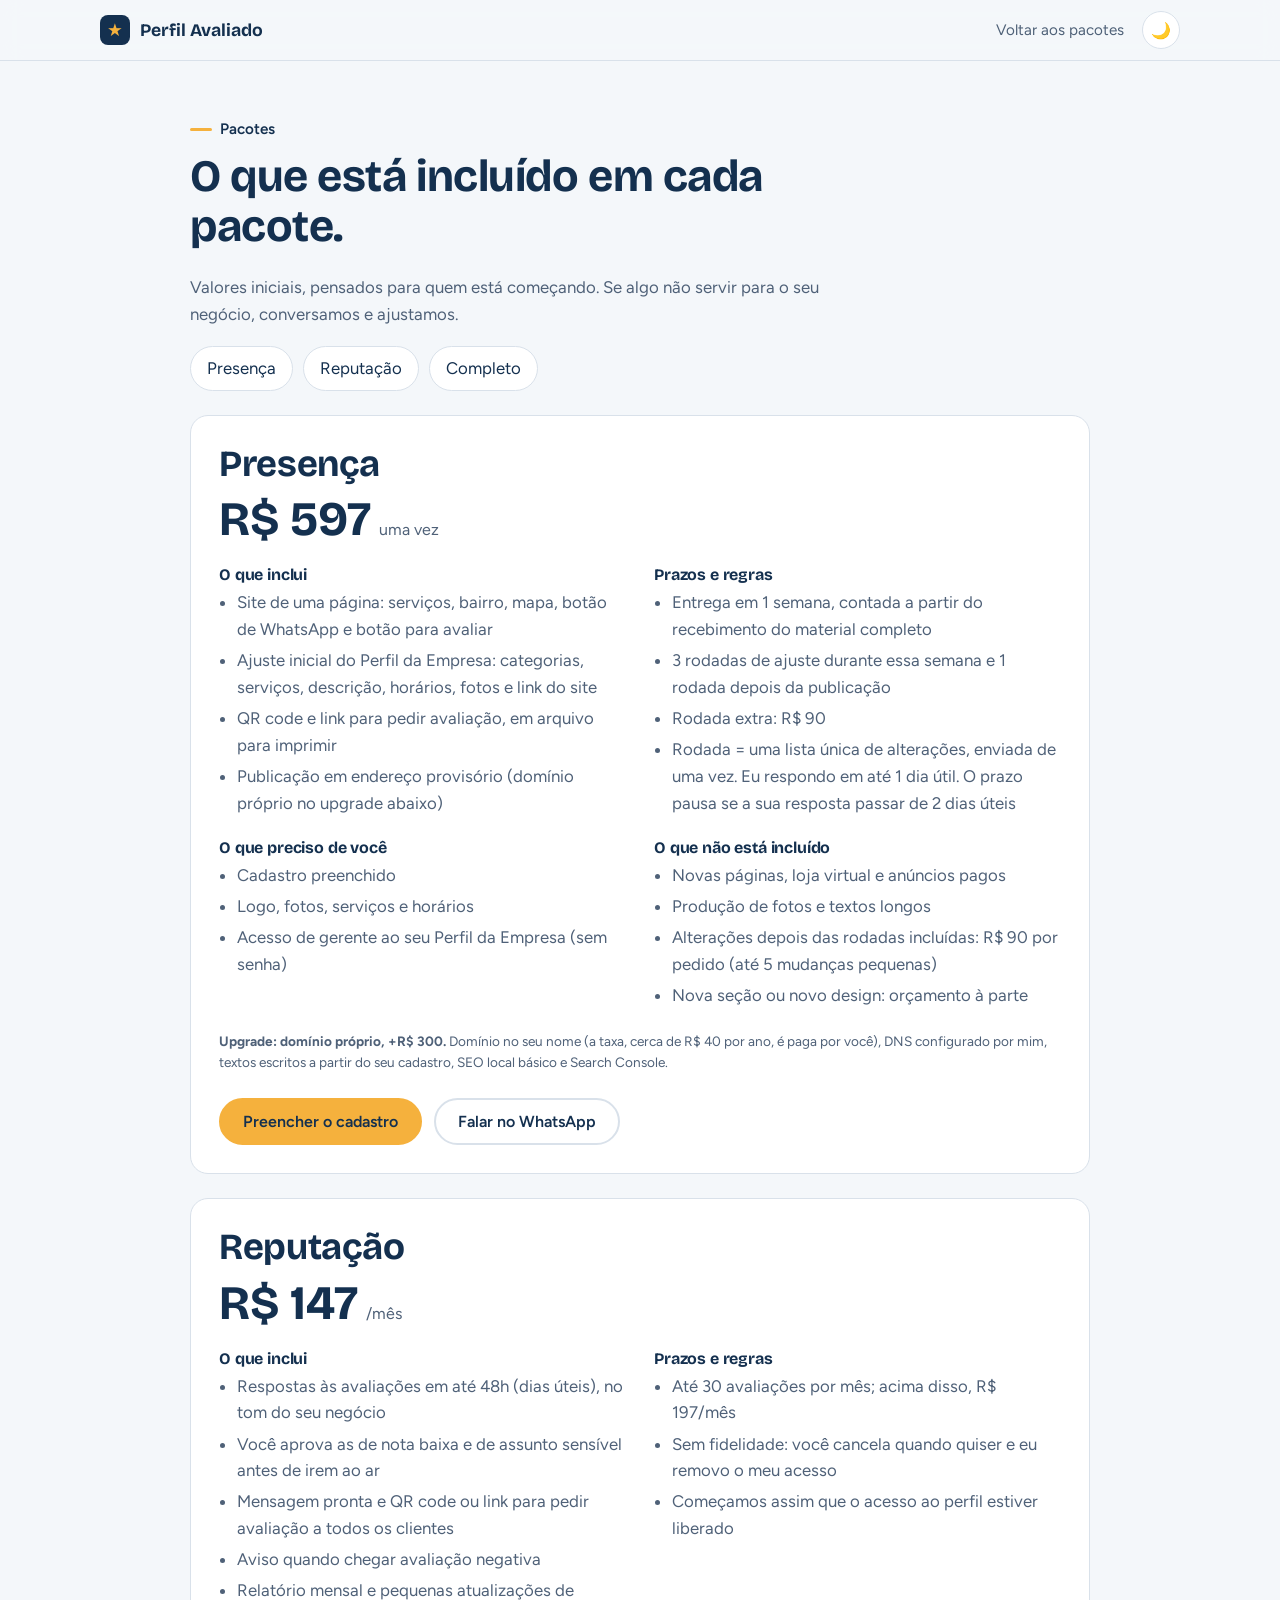
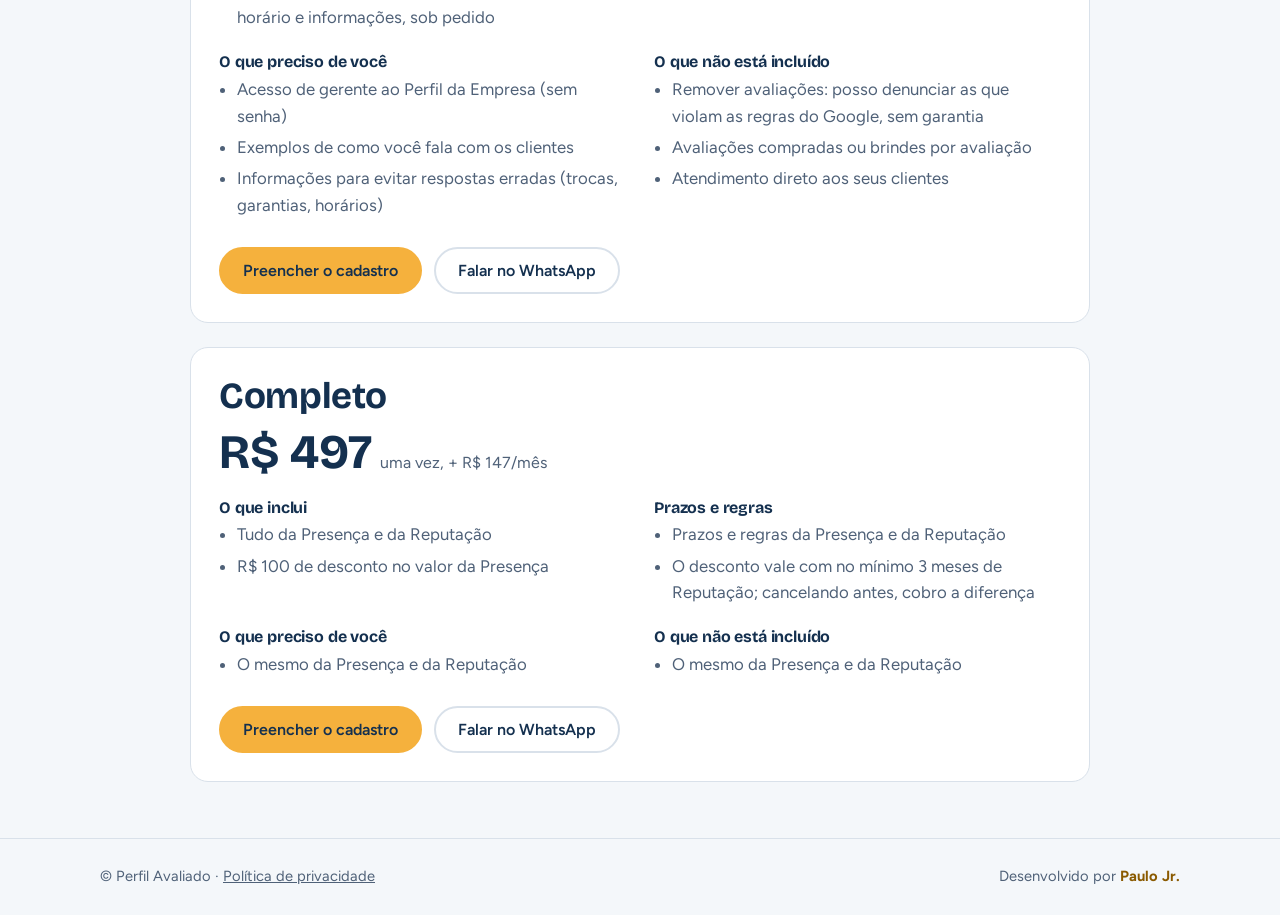
<file: pacotes.html>
<!doctype html>
<html lang="pt-BR" data-theme="light">

<head>
  <meta charset="utf-8">
  <meta name="viewport" content="width=device-width, initial-scale=1">
  <title>Pacotes e o que está incluído · Perfil Avaliado</title>
  <meta name="description"
    content="Veja o que inclui cada pacote do Perfil Avaliado: Presença, Reputação e Completo, com prazos, regras e valores.">
  <link rel="canonical" href="https://perfilavaliado.paulojr.dev.br/pacotes.html">
  <link rel="icon"
    href="data:image/svg+xml,%3Csvg xmlns='http://www.w3.org/2000/svg' viewBox='0 0 32 32'%3E%3Crect width='32' height='32' rx='8' fill='%2314304F'/%3E%3Cpath d='M16 6l3 7 7 .6-5.3 4.6 1.6 7L16 21.600 9.700 25.200l1.600-7L6 13.600 13 13z' fill='%23F5B13D'/%3E%3C/svg%3E">
  <link rel="stylesheet"
    href="https://fonts.googleapis.com/css2?family=Bricolage+Grotesque:wght@500;700&family=Figtree:wght@400;600&display=swap">
  <meta name="theme-color" content="#F4F7FA">
  <link rel="stylesheet" href="css/style.css">
  <link rel="stylesheet" href="css/secoes.css">
  <link rel="stylesheet" href="css/design.css">
  <script src="js/tema.js"></script>
</head>

<body>
  <header class="nav">
    <div class="wrap nav-in"><a class="brand" href="./"><span class="logo">★</span>Perfil Avaliado</a>
      <nav><a href="./#pacotes" style="display:inline">Voltar aos pacotes</a><button class="icon" id="tema"
          type="button" aria-label="Alternar modo escuro">🌙</button></nav>
    </div>
  </header>
  <main class="wrap sec" style="max-width:900px">
    <p class="tag">Pacotes</p>
    <h1 style="font-size:clamp(1.9rem,4.5vw,2.8rem)">O que está incluído em cada pacote.</h1>
    <p class="sub">Valores iniciais, pensados para quem está começando. Se algo não servir para o seu negócio,
      conversamos e ajustamos.</p>
    <nav class="toc" aria-label="Pacotes"><a href="#presenca">Presença</a><a href="#reputacao">Reputação</a><a
        href="#completo">Completo</a></nav>
    <section class="card pk-det" id="presenca">
      <h2>Presença</h2>
      <p class="big">R$ 597<small>uma vez</small></p>
      <div class="det">
        <div>
          <h3>O que inclui</h3>
          <ul>
            <li>Site de uma página: serviços, bairro, mapa, botão de WhatsApp e botão para avaliar</li>
            <li>Ajuste inicial do Perfil da Empresa: categorias, serviços, descrição, horários, fotos e link do site
            </li>
            <li>QR code e link para pedir avaliação, em arquivo para imprimir</li>
            <li>Publicação em endereço provisório (domínio próprio no upgrade abaixo)</li>
          </ul>
        </div>
        <div>
          <h3>Prazos e regras</h3>
          <ul>
            <li>Entrega em 1 semana, contada a partir do recebimento do material completo</li>
            <li>3 rodadas de ajuste durante essa semana e 1 rodada depois da publicação</li>
            <li>Rodada extra: R$ 90</li>
            <li>Rodada = uma lista única de alterações, enviada de uma vez. Eu respondo em até 1 dia útil. O prazo pausa
              se a sua resposta passar de 2 dias úteis</li>
          </ul>
        </div>
        <div>
          <h3>O que preciso de você</h3>
          <ul>
            <li>Cadastro preenchido</li>
            <li>Logo, fotos, serviços e horários</li>
            <li>Acesso de gerente ao seu Perfil da Empresa (sem senha)</li>
          </ul>
        </div>
        <div>
          <h3>O que não está incluído</h3>
          <ul>
            <li>Novas páginas, loja virtual e anúncios pagos</li>
            <li>Produção de fotos e textos longos</li>
            <li>Alterações depois das rodadas incluídas: R$ 90 por pedido (até 5 mudanças pequenas)</li>
            <li>Nova seção ou novo design: orçamento à parte</li>
          </ul>
        </div>
      </div>
      <p class="mini"><b>Upgrade: domínio próprio, +R$ 300.</b> Domínio no seu nome (a taxa, cerca de R$ 40 por ano, é
        paga por você), DNS configurado por mim, textos escritos a partir do seu cadastro, SEO local básico e Search
        Console.</p>
      <p class="cta"><a class="btn" href="cadastro.html">Preencher o cadastro</a><a class="btn ghost"
          data-pkg="Presença" href="#">Falar no WhatsApp</a></p>
    </section>
    <section class="card pk-det" id="reputacao">
      <h2>Reputação</h2>
      <p class="big">R$ 147<small>/mês</small></p>
      <div class="det">
        <div>
          <h3>O que inclui</h3>
          <ul>
            <li>Respostas às avaliações em até 48h (dias úteis), no tom do seu negócio</li>
            <li>Você aprova as de nota baixa e de assunto sensível antes de irem ao ar</li>
            <li>Mensagem pronta e QR code ou link para pedir avaliação a todos os clientes</li>
            <li>Aviso quando chegar avaliação negativa</li>
            <li>Relatório mensal e pequenas atualizações de horário e informações, sob pedido</li>
          </ul>
        </div>
        <div>
          <h3>Prazos e regras</h3>
          <ul>
            <li>Até 30 avaliações por mês; acima disso, R$ 197/mês</li>
            <li>Sem fidelidade: você cancela quando quiser e eu removo o meu acesso</li>
            <li>Começamos assim que o acesso ao perfil estiver liberado</li>
          </ul>
        </div>
        <div>
          <h3>O que preciso de você</h3>
          <ul>
            <li>Acesso de gerente ao Perfil da Empresa (sem senha)</li>
            <li>Exemplos de como você fala com os clientes</li>
            <li>Informações para evitar respostas erradas (trocas, garantias, horários)</li>
          </ul>
        </div>
        <div>
          <h3>O que não está incluído</h3>
          <ul>
            <li>Remover avaliações: posso denunciar as que violam as regras do Google, sem garantia</li>
            <li>Avaliações compradas ou brindes por avaliação</li>
            <li>Atendimento direto aos seus clientes</li>
          </ul>
        </div>
      </div>
      <p class="cta"><a class="btn" href="cadastro.html">Preencher o cadastro</a><a class="btn ghost"
          data-pkg="Reputação" href="#">Falar no WhatsApp</a></p>
    </section>
    <section class="card pk-det" id="completo">
      <h2>Completo</h2>
      <p class="big">R$ 497<small>uma vez, + R$ 147/mês</small></p>
      <div class="det">
        <div>
          <h3>O que inclui</h3>
          <ul>
            <li>Tudo da Presença e da Reputação</li>
            <li>R$ 100 de desconto no valor da Presença</li>
          </ul>
        </div>
        <div>
          <h3>Prazos e regras</h3>
          <ul>
            <li>Prazos e regras da Presença e da Reputação</li>
            <li>O desconto vale com no mínimo 3 meses de Reputação; cancelando antes, cobro a diferença</li>
          </ul>
        </div>
        <div>
          <h3>O que preciso de você</h3>
          <ul>
            <li>O mesmo da Presença e da Reputação</li>
          </ul>
        </div>
        <div>
          <h3>O que não está incluído</h3>
          <ul>
            <li>O mesmo da Presença e da Reputação</li>
          </ul>
        </div>
      </div>
      <p class="cta"><a class="btn" href="cadastro.html">Preencher o cadastro</a><a class="btn ghost"
          data-pkg="Completo" href="#">Falar no WhatsApp</a></p>
    </section>
  </main>
  <footer class="foot">
    <div class="wrap foot-in">
      <p>© Perfil Avaliado · <a href="privacidade.html">Política de privacidade</a></p>
      <p>Desenvolvido por <a class="dev" href="https://paulojr.dev.br" rel="noopener"><strong>Paulo Jr.</strong></a></p>
    </div>
  </footer>
  <script src="js/pacotes.js"></script>
</body>

</html>
</file>
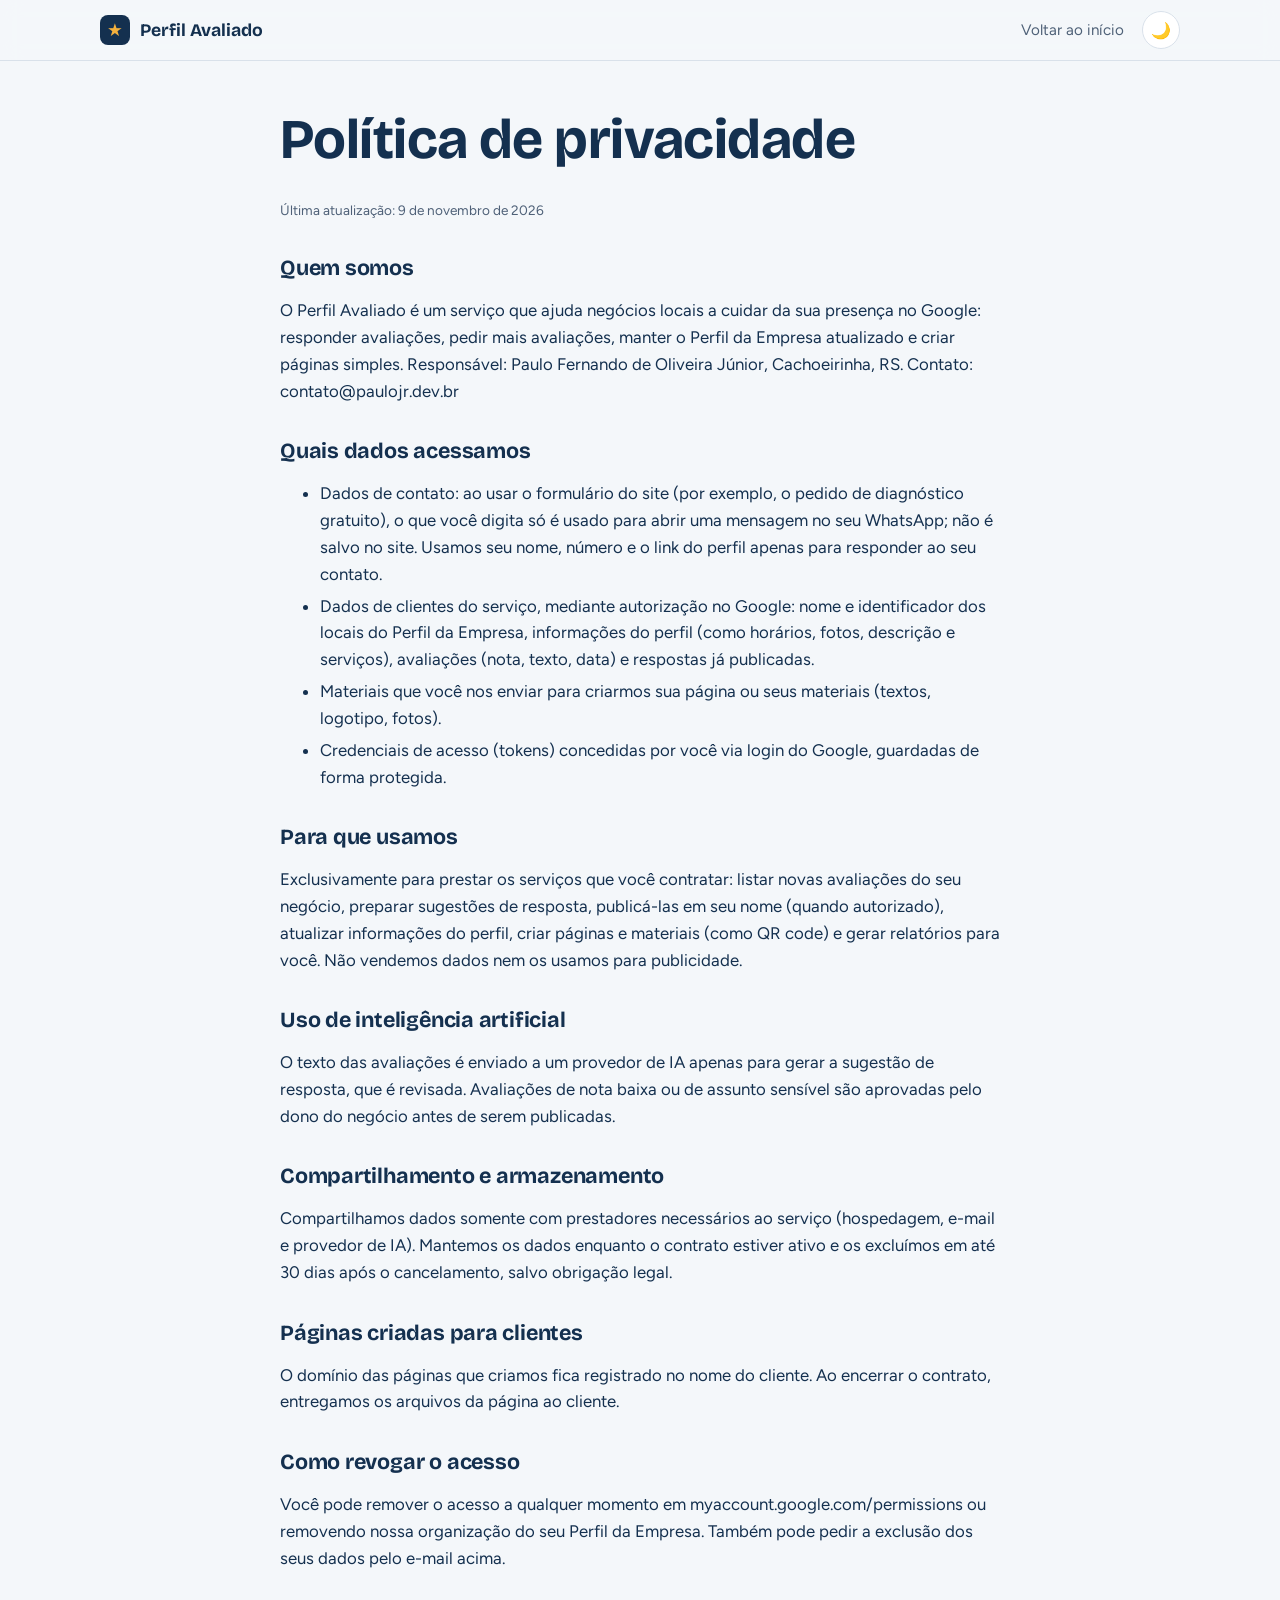
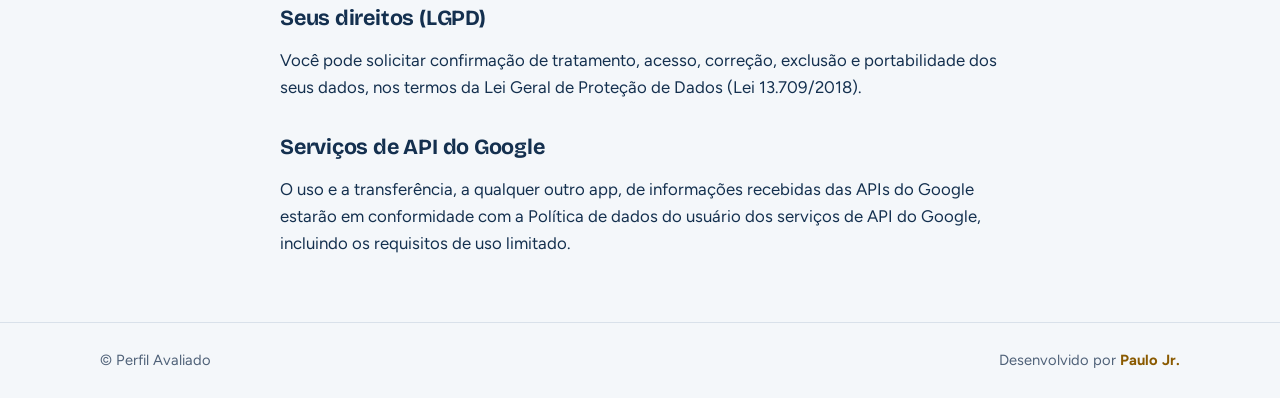
<file: privacidade.html>
<!doctype html>
<html lang="pt-BR" data-theme="light">

<head>
    <meta charset="utf-8">
    <meta name="viewport" content="width=device-width, initial-scale=1">
    <title>Política de privacidade · Perfil Avaliado</title>
    <link rel="canonical" href="https://perfilavaliado.paulojr.dev.br/privacidade.html">
    <meta name="robots" content="index,follow">
    <link rel="icon"
        href="data:image/svg+xml,%3Csvg xmlns='http://www.w3.org/2000/svg' viewBox='0 0 32 32'%3E%3Crect width='32' height='32' rx='8' fill='%2314304F'/%3E%3Cpath d='M16 6l3 7 7 .6-5.3 4.6 1.6 7L16 21.600 9.700 25.200l1.600-7L6 13.600 13 13z' fill='%23F5B13D'/%3E%3C/svg%3E">
    <link rel="stylesheet"
        href="https://fonts.googleapis.com/css2?family=Bricolage+Grotesque:wght@500;700&family=Figtree:wght@400;600&display=swap">
    <meta name="theme-color" content="#F4F7FA">
    <link rel="stylesheet" href="css/style.css">
    <script src="js/tema.js"></script>
</head>

<body>
    <header class="nav">
        <div class="wrap nav-in"><a class="brand" href="./"><span class="logo">★</span>Perfil Avaliado</a>
            <nav><a href="./" style="display:inline">Voltar ao início</a><button class="icon" id="tema" type="button"
                    aria-label="Alternar modo escuro">🌙</button></nav>
        </div>
    </header>
    <main class="wrap doc">
        <h1>Política de privacidade</h1>
        <p class="mini">Última atualização: 9 de novembro de 2026</p>
        <h2>Quem somos</h2>
        <p>O Perfil Avaliado é um serviço que ajuda negócios locais a cuidar da sua presença no Google: responder
            avaliações, pedir mais avaliações, manter o Perfil da Empresa atualizado e criar páginas simples.
            Responsável: Paulo Fernando de Oliveira Júnior, Cachoeirinha, RS. Contato: contato@paulojr.dev.br</p>
        <h2>Quais dados acessamos</h2>
        <ul>
            <li>Dados de contato: ao usar o formulário do site (por exemplo, o pedido de diagnóstico gratuito), o que
                você digita só é usado para abrir uma mensagem no seu WhatsApp; não é salvo no site. Usamos seu nome,
                número e o link do perfil apenas para responder ao seu contato.</li>
            <li>Dados de clientes do serviço, mediante autorização no Google: nome e identificador dos locais do Perfil
                da Empresa, informações do perfil (como horários, fotos, descrição e serviços), avaliações (nota,
                texto, data) e respostas já publicadas.</li>
            <li>Materiais que você nos enviar para criarmos sua página ou seus materiais (textos, logotipo, fotos).</li>
            <li>Credenciais de acesso (tokens) concedidas por você via login do Google, guardadas de forma protegida.
            </li>
        </ul>
        <h2>Para que usamos</h2>
        <p>Exclusivamente para prestar os serviços que você contratar: listar novas avaliações do seu negócio,
            preparar sugestões de resposta, publicá-las em seu nome (quando autorizado), atualizar informações do
            perfil, criar páginas e materiais (como QR code) e gerar relatórios para você. Não vendemos dados nem os
            usamos para publicidade.</p>
        <h2>Uso de inteligência artificial</h2>
        <p>O texto das avaliações é enviado a um provedor de IA apenas para gerar a sugestão de resposta, que é
            revisada. Avaliações de nota baixa ou de assunto sensível são aprovadas pelo dono do negócio antes de serem
            publicadas.</p>
        <h2>Compartilhamento e armazenamento</h2>
        <p>Compartilhamos dados somente com prestadores necessários ao serviço (hospedagem, e-mail e provedor de IA).
            Mantemos os dados enquanto o contrato estiver ativo e os excluímos em até 30 dias após o cancelamento,
            salvo obrigação legal.</p>
        <h2>Páginas criadas para clientes</h2>
        <p>O domínio das páginas que criamos fica registrado no nome do cliente. Ao encerrar o contrato, entregamos os
            arquivos da página ao cliente.</p>
        <h2>Como revogar o acesso</h2>
        <p>Você pode remover o acesso a qualquer momento em myaccount.google.com/permissions ou removendo nossa
            organização do seu Perfil da Empresa. Também pode pedir a exclusão dos seus dados pelo e-mail acima.</p>
        <h2>Seus direitos (LGPD)</h2>
        <p>Você pode solicitar confirmação de tratamento, acesso, correção, exclusão e portabilidade dos seus dados, nos
            termos da Lei Geral de Proteção de Dados (Lei 13.709/2018).</p>
        <h2>Serviços de API do Google</h2>
        <p>O uso e a transferência, a qualquer outro app, de informações recebidas das APIs do Google estarão em
            conformidade com a Política de dados do usuário dos serviços de API do Google, incluindo os requisitos de
            uso limitado.</p>
    </main>
    <footer class="foot">
        <div class="wrap foot-in">
            <p>© Perfil Avaliado</p>
            <p>Desenvolvido por <a class="dev" href="https://paulojr.dev.br" rel="noopener"><strong>Paulo
                        Jr.</strong></a></p>
        </div>
    </footer>
</body>

</html>
</file>
<file: css/style.css>
:root {
    --bg: #F4F7FA;
    --surface: #fff;
    --ink: #14304F;
    --muted: #4F6178;
    --line: #D9E1EA;
    --accent: #F5B13D;
    --accent-ink: #8A5A00;
    --btn: #14304F;
    --btn-ink: #fff;
    --ok: #1F7A52;
    --warn: #B8402B;
    --head: "Bricolage Grotesque", system-ui, sans-serif;
    --body: Figtree, system-ui, sans-serif
}

:root[data-theme=dark] {
    --bg: #0D1A2B;
    --surface: #13253B;
    --ink: #E8EEF5;
    --muted: #9FB0C4;
    --line: #24394F;
    --accent-ink: #F5B13D;
    --btn: #F5B13D;
    --btn-ink: #0D1A2B;
    --ok: #4FC28D;
    --warn: #F08A76
}

* {
    box-sizing: border-box
}

html {
    scroll-behavior: smooth;
    scroll-padding-top: 72px
}

@media(prefers-reduced-motion:reduce) {
    html {
        scroll-behavior: auto
    }
}

body {
    margin: 0;
    background: var(--bg);
    color: var(--ink);
    font: 400 1.05rem/1.6 var(--body);
    padding-bottom: env(safe-area-inset-bottom, 0)
}

.wrap {
    width: min(1080px, 100% - 40px);
    margin-inline: auto
}

h1,
h2,
h3 {
    font-family: var(--head);
    line-height: 1.12;
    margin: 0 0 .5em;
    letter-spacing: -.01em
}

h1 {
    font-size: clamp(2.1rem, 5.4vw, 3.5rem);
    max-width: 15em
}

h2 {
    font-size: clamp(1.6rem, 3.4vw, 2.3rem)
}

h3 {
    font-size: 1.15rem
}

em {
    font-style: italic;
    color: var(--accent-ink)
}

a {
    color: inherit
}

:focus-visible {
    outline: 3px solid var(--accent);
    outline-offset: 2px
}

.nav {
    position: sticky;
    top: 0;
    z-index: 5;
    background: color-mix(in srgb, var(--bg) 88%, transparent);
    backdrop-filter: blur(10px);
    border-bottom: 1px solid var(--line);
    padding-top: env(safe-area-inset-top, 0)
}

.nav-in {
    display: flex;
    justify-content: space-between;
    align-items: center;
    gap: 16px;
    min-height: 60px
}

.nav nav {
    display: flex;
    align-items: center;
    gap: 18px;
    font-size: .95rem
}

.nav nav a {
    text-decoration: none;
    color: var(--muted)
}

.nav nav a:hover {
    color: var(--ink)
}

.brand {
    display: flex;
    align-items: center;
    gap: 10px;
    font: 700 1.1rem var(--head);
    text-decoration: none
}

.logo {
    display: grid;
    place-items: center;
    width: 30px;
    height: 30px;
    border-radius: 8px;
    background: #14304F;
    color: var(--accent)
}

.icon {
    border: 1px solid var(--line);
    background: var(--surface);
    border-radius: 50%;
    width: 38px;
    height: 38px;
    cursor: pointer;
    font-size: 1rem
}

.hero {
    display: grid;
    grid-template-columns: 1.15fr .85fr;
    gap: 48px;
    align-items: center;
    padding: 72px 0 40px
}

.tag {
    margin: 0 0 10px;
    font-weight: 600;
    color: var(--accent-ink);
    font-size: .95rem
}

.lead,
.sub {
    color: var(--muted);
    max-width: 38em
}

.cta {
    display: flex;
    flex-wrap: wrap;
    gap: 12px;
    margin: 24px 0
}

.btn {
    display: inline-block;
    border: 2px solid var(--btn);
    background: var(--btn);
    color: var(--btn-ink);
    padding: 12px 22px;
    border-radius: 999px;
    font: 600 1rem var(--body);
    text-decoration: none;
    cursor: pointer
}

.btn.ghost {
    background: transparent;
    color: var(--ink);
    border-color: var(--line)
}

.btn.ghost:hover {
    border-color: var(--ink)
}

.facts {
    display: flex;
    flex-wrap: wrap;
    gap: 28px;
    list-style: none;
    padding: 0;
    margin: 0;
    color: var(--muted);
    font-size: .9rem
}

.facts b {
    display: block;
    color: var(--ink);
    font: 700 1.1rem var(--head)
}

.card {
    background: var(--surface);
    border: 1px solid var(--line);
    border-radius: 18px;
    padding: 22px
}

.mock p {
    margin: .3em 0
}

.stars {
    color: var(--accent);
    font-size: 1.1rem;
    letter-spacing: 2px
}

.stars span {
    color: var(--muted);
    font: .85rem var(--body);
    letter-spacing: 0;
    margin-left: 6px
}

.reply {
    margin: 10px 0 22px !important;
    padding: 12px 14px;
    border-left: 4px solid var(--ok);
    background: var(--bg);
    border-radius: 0 10px 10px 0;
    font-size: .95rem
}

.reply b {
    display: block;
    font-size: .8rem;
    color: var(--ok)
}

.reply.hold {
    border-color: var(--warn)
}

.reply.hold b {
    color: var(--warn)
}

.mock>:last-child {
    margin-bottom: 0 !important
}

.sec {
    padding: 56px 0
}

.split {
    display: grid;
    grid-template-columns: 1fr 1fr;
    gap: 40px;
    align-items: center
}

.chips {
    display: flex;
    flex-wrap: wrap;
    gap: 10px;
    margin: 18px 0
}

.chips button {
    border: 1px solid var(--line);
    background: var(--surface);
    color: var(--ink);
    padding: 8px 14px;
    border-radius: 999px;
    cursor: pointer;
    font: inherit;
    font-size: .92rem
}

.chips button:hover {
    border-color: var(--accent)
}

.demo {
    display: grid;
    grid-template-columns: 1fr 1fr;
    gap: 16px
}

.full {
    grid-column: 1/-1
}

label {
    display: grid;
    gap: 6px;
    font-weight: 600;
    font-size: .92rem
}

select,
textarea,
input {
    font: inherit;
    padding: 11px 12px;
    border: 1px solid var(--line);
    border-radius: 10px;
    background: var(--bg);
    color: var(--ink);
    width: 100%
}

.out {
    margin-top: 16px
}

.badge {
    display: inline-block;
    padding: 4px 12px;
    border-radius: 999px;
    font-weight: 600;
    font-size: .85rem;
    background: var(--bg);
    border: 1px solid var(--ok);
    color: var(--ok)
}

.badge.hold {
    border-color: var(--warn);
    color: var(--warn)
}

.out blockquote {
    margin: 14px 0 6px;
    font-size: 1.08rem
}

.mini {
    font-size: .85rem;
    color: var(--muted);
    margin: 6px 0
}

.steps {
    list-style: none;
    padding: 0;
    display: grid;
    grid-template-columns: repeat(3, 1fr);
    gap: 20px;
    counter-reset: s
}

.steps li {
    counter-increment: s;
    border-top: 3px solid var(--accent);
    padding-top: 14px
}

.steps li::before {
    content: "Passo " counter(s);
    font-size: .85rem;
    color: var(--muted)
}

.steps p {
    color: var(--muted)
}

.grid6,
.checks {
    list-style: none;
    padding: 0;
    margin: 20px 0 0;
    display: grid;
    gap: 12px
}

.grid6 {
    grid-template-columns: repeat(3, 1fr)
}

.grid6 li,
.checks li {
    background: var(--surface);
    border: 1px solid var(--line);
    border-radius: 12px;
    padding: 14px 16px
}

.checks {
    grid-template-columns: 1fr 1fr
}

.checks li::before {
    content: "✓ ";
    color: var(--ok);
    font-weight: 700
}

dl {
    margin: 0
}

dl div {
    display: flex;
    justify-content: space-between;
    gap: 12px;
    padding: 12px 0;
    border-bottom: 1px solid var(--line)
}

dl div:last-child {
    border: 0
}

dt {
    color: var(--muted)
}

dd {
    margin: 0;
    font: 700 1.15rem var(--head)
}

.price {
    max-width: 460px
}

.big {
    font: 700 3rem var(--head);
    margin: 4px 0
}

.big small {
    font: 400 1rem var(--body);
    color: var(--muted);
    margin-left: 8px
}

.foot {
    border-top: 1px solid var(--line);
    padding: 26px 0 calc(26px + env(safe-area-inset-bottom, 0));
    color: var(--muted);
    font-size: .92rem
}

.foot-in {
    display: flex;
    flex-wrap: wrap;
    justify-content: space-between;
    gap: 10px
}

.foot p {
    margin: 0
}

.dev {
    text-decoration: none;
    color: var(--accent-ink)
}

.dev strong {
    font-weight: 700
}

.doc {
    max-width: 720px;
    padding: 48px 0
}

.doc h2 {
    margin-top: 1.6em;
    font-size: 1.35rem
}

.doc li {
    margin: .3em 0
}

.center {
    text-align: center;
    padding: 120px 0
}

@media(max-width:820px) {

    .hero,
    .split,
    .steps,
    .checks,
    .grid6 {
        grid-template-columns: 1fr
    }

    .hero {
        padding-top: 40px
    }

    .nav nav a {
        display: none
    }

    .demo {
        grid-template-columns: 1fr
    }
}

:root[data-theme=dark] {
    color-scheme: dark
}

.tema-fixo {
    position: fixed;
    top: calc(12px + env(safe-area-inset-top, 0px));
    right: 16px
}
</file>
<file: css/secoes.css>
.cards3,
.svcs,
.pks {
    display: grid;
    gap: 16px;
    margin-top: 20px;
    grid-template-columns: repeat(3, 1fr)
}

.cards3 p,
.svcs p {
    color: var(--muted);
    margin: 0
}

.cards3 h3,
.svcs h3 {
    margin-bottom: .3em
}

.pk {
    display: flex;
    flex-direction: column;
    gap: 10px
}

.pk .big {
    font-size: 2.3rem;
    margin: 0
}

.pk ul {
    margin: 0;
    padding-left: 1.1rem;
    color: var(--muted);
    flex: 1
}

.pk li {
    margin: .3em 0
}

.pk .btn {
    text-align: center
}

details {
    background: var(--surface);
    border: 1px solid var(--line);
    border-radius: 12px;
    padding: 14px 16px;
    margin-top: 10px
}

summary {
    cursor: pointer;
    font-weight: 600
}

details p {
    color: var(--muted);
    margin: .6em 0 0
}

.exs {
    display: flex;
    flex-wrap: wrap;
    gap: 12px;
    margin-top: 20px
}

.exs a {
    border: 1px solid var(--line);
    background: var(--surface);
    border-radius: 999px;
    padding: 10px 18px;
    text-decoration: none
}

.exs a:hover {
    border-color: var(--accent)
}

@media(max-width:820px) {

    .cards3,
    .svcs,
    .pks {
        grid-template-columns: 1fr
    }
}

.dep {
    margin: 0
}

.dep blockquote {
    margin: 0 0 .6em;
    font-size: 1.05rem
}

.dep figcaption {
    color: var(--muted);
    font-size: .9rem
}

.form fieldset {
    border: 0;
    padding: 0;
    margin: 0 0 24px;
    display: grid;
    gap: 14px;
    grid-template-columns: 1fr 1fr
}

.form legend {
    font: 700 1.2rem var(--head);
    margin-bottom: 10px;
    padding: 0
}

.checks2 {
    display: grid;
    gap: 8px
}

.checks2 label {
    display: flex;
    align-items: center;
    gap: 10px;
    font-weight: 400
}

.checks2 input {
    width: auto
}

@media(max-width:820px) {
    .form fieldset {
        grid-template-columns: 1fr
    }
}


.antes-agora {
    display: grid;
    grid-template-columns: 1fr 1fr;
    gap: 16px;
    margin-top: 20px
}

.antes-agora ul {
    margin: 0;
    padding-left: 1.1em;
    color: var(--muted)
}

.antes-agora li+li {
    margin-top: 6px
}

.antes-agora .agora {
    border-color: var(--accent)
}

.frentes {
    list-style: none;
    padding: 0;
    margin: 12px 0 0;
    display: grid;
    grid-template-columns: 1fr 1fr;
    gap: 12px
}

.frentes li {
    background: var(--surface);
    border: 1px solid var(--line);
    border-radius: 12px;
    padding: 14px 16px;
    color: var(--muted)
}

.frentes b {
    display: block;
    color: var(--ink);
    margin-bottom: 4px
}

@media(max-width:820px) {

    .antes-agora,
    .frentes {
        grid-template-columns: 1fr
    }
}

.quiz {
    display: grid;
    gap: 16px
}

.quiz fieldset {
    border: 0;
    padding: 0;
    margin: 0
}

.quiz legend {
    font-family: var(--head);
    font-weight: 700;
    margin-bottom: 6px
}

.quiz fieldset p {
    display: flex;
    justify-content: space-between;
    align-items: center;
    gap: 12px;
    margin: 0;
    padding: 10px 0;
    border-top: 1px solid var(--line)
}

.quiz .sn {
    display: flex;
    gap: 12px;
    flex-shrink: 0
}

.quiz .sn label {
    display: flex;
    gap: 4px;
    align-items: center;
    cursor: pointer
}

#quiz-res {
    border-top: 2px solid var(--accent);
    padding-top: 12px
}

#quiz-res .nota {
    font-size: 1.6rem;
    margin: 0
}

@media(max-width:820px) {
    .quiz fieldset p {
        flex-direction: column;
        align-items: flex-start
    }
}

.quiz {
    display: grid;
    gap: 16px
}

.quiz fieldset {
    --c: #3B82F6;
    border: 0;
    margin: 0;
    padding: 12px 16px;
    border-radius: 12px;
    border-left: 4px solid var(--c);
    background: color-mix(in srgb, var(--c) 9%, transparent)
}

.quiz fieldset:nth-of-type(2) {
    --c: var(--accent)
}

.quiz fieldset:nth-of-type(3) {
    --c: var(--ok)
}

.quiz fieldset:nth-of-type(4) {
    --c: #8B5CF6
}

.quiz fieldset p:first-of-type {
    border-top: 0
}

.quiz legend {
    float: left;
    width: 100%;
    padding: 0;
    font-family: var(--head);
    font-weight: 700;
    margin-bottom: 6px
}

.quiz fieldset p {
    display: flex;
    justify-content: space-between;
    align-items: center;
    gap: 12px;
    margin: 0;
    padding: 10px 0;
    border-top: 1px solid var(--line);
    clear: both
}

.quiz .sn {
    display: flex;
    gap: 12px;
    flex-shrink: 0
}

.quiz .sn label {
    display: flex;
    gap: 4px;
    align-items: center;
    cursor: pointer
}

#quiz-res {
    border-top: 2px solid var(--accent);
    padding-top: 12px
}

#quiz-res .nota {
    font-size: 1.6rem;
    margin: 0
}

@media(max-width:820px) {
    .quiz fieldset p {
        flex-direction: column;
        align-items: flex-start
    }
}

/* Raio-X: painel do resultado */
#quiz-res .painel {
    display: grid;
    grid-template-columns: minmax(200px, 260px) 1fr;
    gap: 1.5rem;
    align-items: center;
    margin-bottom: 1rem
}

#quiz-res .geral {
    text-align: center
}

#quiz-res .gauge {
    width: 100%;
    height: auto;
    color: var(--ink)
}

#quiz-res .ponteiro {
    transform-origin: 100px 100px;
    transform: rotate(-90deg);
    transition: transform 1.2s cubic-bezier(.3, 1.4, .5, 1)
}

#quiz-res.on .ponteiro {
    transform: rotate(var(--ang))
}

#quiz-res .nota {
    display: grid;
    gap: .2rem;
    margin: .2rem 0 0
}

#quiz-res .nota strong {
    font: 700 2rem var(--head)
}

#quiz-res .nota span {
    font-weight: 700
}

#quiz-res .frentes-nota {
    list-style: none;
    margin: 0;
    padding: 0;
    display: grid;
    gap: .8rem
}

#quiz-res .frentes-nota li {
    display: grid;
    grid-template-columns: 1fr auto;
    gap: .3rem
}

#quiz-res .frentes-nota i {
    grid-column: 1 / -1;
    height: 8px;
    border-radius: 4px;
    background: var(--line);
    overflow: hidden
}

#quiz-res .frentes-nota em {
    display: block;
    height: 100%;
    width: 0;
    background: var(--c);
    border-radius: 4px;
    transition: width 1s ease .3s
}

#quiz-res.on .frentes-nota em {
    width: var(--w)
}

@media (max-width: 600px) {
    #quiz-res .painel {
        grid-template-columns: 1fr
    }
}
</file>
<file: css/design.css>
/* Camada de design: carregar depois de style.css e secoes.css */
:root:not([data-theme=dark]) {
    --btn: #F5B13D;
    --btn-ink: #14304F
}

.btn:hover {
    filter: brightness(.95)
}

.btn.ghost:hover {
    filter: none
}

em {
    font-style: normal;
    color: inherit;
    background: linear-gradient(transparent 62%, rgba(245, 177, 61, .45) 0);
    padding: 0 .08em
}

.tag {
    display: flex;
    align-items: center;
    gap: 8px;
    color: var(--ink)
}

.tag::before {
    content: "";
    width: 22px;
    height: 3px;
    border-radius: 2px;
    background: var(--accent)
}

.card {
    transition: transform .2s, border-color .2s
}

@media(hover:hover) and (prefers-reduced-motion:no-preference) {
    .cards3 .card:hover {
        transform: translateY(-3px);
        border-color: var(--accent)
    }
}

/* cabeçalho */
.nav nav a.nav-cta {
    display: inline-block;
    padding: 8px 18px;
    font-size: .92rem;
    color: var(--btn-ink)
}

.m-s {
    display: none
}

@media(max-width:480px) {
    .m-l {
        display: none
    }

    .m-s {
        display: inline
    }

    .brand .logo {
        display: none
    }

    .nav nav {
        gap: 10px
    }
}

/* hero */
.hero {
    position: relative;
    isolation: isolate
}

.hero::before {
    content: "";
    position: absolute;
    top: -30px;
    right: -6%;
    width: 56%;
    height: 430px;
    background: radial-gradient(closest-side, rgba(245, 177, 61, .22), transparent);
    z-index: -1;
    pointer-events: none
}

.gp {
    padding: 46px 20px 20px;
    position: relative
}

.ex-tag {
    position: absolute;
    top: 14px;
    right: 16px;
    margin: 0;
    font-size: .72rem;
    color: var(--muted);
    border: 1px solid var(--line);
    border-radius: 999px;
    padding: 2px 10px
}

.gp-head {
    display: flex;
    gap: 14px;
    align-items: center;
    margin-bottom: 14px
}

.gp-ava {
    width: 52px;
    height: 52px;
    flex: none;
    border-radius: 14px;
    background: #14304F;
    color: var(--accent);
    display: grid;
    place-items: center;
    font: 700 1.4rem var(--head)
}

.gp-head h3 {
    margin: 0;
    font-size: 1.15rem
}

.gp-head p {
    margin: 0;
    color: var(--muted);
    font-size: .9rem
}

.gp-rate b {
    color: var(--ink);
    margin-right: 4px
}

.gp-btns {
    display: flex;
    flex-wrap: wrap;
    gap: 8px;
    margin: 0 0 16px;
    padding-bottom: 16px;
    border-bottom: 1px solid var(--line)
}

.gp-btns span {
    border: 1px solid var(--line);
    border-radius: 999px;
    padding: 5px 14px;
    font-size: .85rem;
    font-weight: 600
}

.gp-rev p {
    margin: .25em 0
}

.who {
    color: var(--muted);
    font-size: .85rem;
    margin-left: 6px
}

.gp-rev .reply:last-child {
    margin-bottom: 0 !important
}

.gp-rev .reply.hold {
    margin-left: 14px
}

/* serviços em linhas numeradas */
.svcs-wrap {
    counter-reset: s
}

.grp {
    font: 700 1rem var(--head);
    color: var(--muted);
    margin: 30px 0 4px
}

.svc-list {
    list-style: none;
    margin: 0;
    padding: 0
}

.svc-list li {
    counter-increment: s;
    display: grid;
    grid-template-columns: 44px 1fr auto;
    gap: 4px 16px;
    align-items: center;
    padding: 18px 0;
    border-top: 1px solid var(--line)
}

.svc-list li:last-child {
    border-bottom: 1px solid var(--line)
}

.svc-list li::before {
    content: counter(s, decimal-leading-zero);
    font: 700 1.1rem var(--head);
    color: var(--muted)
}

.svc-list h3 {
    margin: 0 0 .15em
}

.svc-list p {
    margin: 0;
    color: var(--muted);
    max-width: 46em
}

.vlr {
    font: 700 1.1rem var(--head);
    text-align: right;
    white-space: nowrap
}

.vlr small {
    display: block;
    font: 400 .8rem var(--body);
    color: var(--muted);
    white-space: normal;
    max-width: 15em;
    margin-left: auto
}

@media(max-width:820px) {
    .svc-list li {
        grid-template-columns: 32px 1fr
    }

    .vlr {
        grid-column: 2;
        text-align: left
    }

    .vlr small {
        margin-left: 0
    }
}

/* pacotes: o card em foco (ou o principal) fica escuro */
.pk {
    transition: background-color .2s, border-color .2s, color .2s
}

.pk .mini {
    text-align: center
}

:is(.pk:hover, .pk:focus-within) {
    background: #14304F;
    border-color: #14304F;
    color: #fff
}

:is(.pk:hover, .pk:focus-within) h3 {
    color: #fff
}

:is(.pk:hover, .pk:focus-within) ul {
    color: rgba(255, 255, 255, .85)
}

:is(.pk:hover, .pk:focus-within) .big {
    color: var(--accent)
}

:is(.pk:hover, .pk:focus-within) .big small {
    color: rgba(255, 255, 255, .7)
}

:is(.pk:hover, .pk:focus-within) .btn.ghost {
    background: var(--accent);
    border-color: var(--accent);
    color: #14304F
}

:is(.pk:hover, .pk:focus-within) .mini {
    color: rgba(255, 255, 255, .75)
}

:is(.pk:hover, .pk:focus-within) .mini {
    color: rgba(255, 255, 255, .75)
}

.pk {
    position: relative
}

.pk-tag {
    position: absolute;
    top: 14px;
    right: 16px;
    margin: 0;
    font-size: .72rem;
    font-weight: 600;
    background: var(--accent);
    color: #14304F;
    border-radius: 999px;
    padding: 2px 10px
}

:root[data-theme=dark] :is(.pk:hover, .pk:focus-within) {
    background: #1B3556
}

/* passos em linha do tempo */
.steps li {
    border-top: 2px solid var(--line);
    padding-top: 26px;
    position: relative
}

.steps li::before {
    position: absolute;
    top: -13px;
    left: 0;
    background: var(--accent);
    color: #14304F;
    border-radius: 999px;
    padding: 2px 12px;
    font-weight: 600
}

/* faixa escura: compromisso */
#compromisso {
    background: #14304F;
    color: #fff;
    box-shadow: 0 0 0 100vmax #14304F;
    clip-path: inset(0 -100vmax)
}

#compromisso h2 {
    color: #fff
}

#compromisso .tag {
    color: #fff
}

#compromisso a {
    color: var(--accent)
}

#compromisso .checks li {
    background: rgba(255, 255, 255, .06);
    border-color: rgba(255, 255, 255, .16)
}

#compromisso .checks li::before {
    color: var(--accent)
}

:root[data-theme=dark] #compromisso {
    background: #0A1422;
    box-shadow: 0 0 0 100vmax #0A1422
}

/* demonstração: resposta do proprietário */
#demo-form {
    border-top: 4px solid var(--accent)
}

.out {
    border-left: 4px solid var(--accent)
}

.out blockquote {
    background: var(--bg);
    border-radius: 12px;
    padding: 14px 16px;
    margin: 14px 0 8px
}

.out blockquote::before {
    content: "Resposta do proprietário";
    display: block;
    font: 600 .78rem var(--body);
    color: var(--muted);
    margin-bottom: .3rem
}

/* botão flutuante (celular) */
.wa-fab {
    position: fixed;
    right: 16px;
    bottom: calc(16px + env(safe-area-inset-bottom, 0px));
    z-index: 6;
    box-shadow: 0 6px 20px rgba(0, 0, 0, .25)
}

@media(min-width:821px) {
    .wa-fab {
        display: none
    }
}

@media(max-width:820px) {
    .foot {
        padding-bottom: calc(86px + env(safe-area-inset-bottom, 0px))
    }
}

/* página de pacotes */
.toc {
    display: flex;
    flex-wrap: wrap;
    gap: 10px;
    margin: 18px 0
}

.toc a {
    border: 1px solid var(--line);
    background: var(--surface);
    border-radius: 999px;
    padding: 8px 16px;
    text-decoration: none
}

.toc a:hover {
    border-color: var(--accent)
}

.pk-det {
    margin-top: 24px;
    padding: 28px
}

.pk-det h2 {
    margin-bottom: .15em
}

.pk-det .big {
    margin: 0 0 6px
}

.pk-det .cta {
    margin-bottom: 0
}

.det {
    display: grid;
    grid-template-columns: 1fr 1fr;
    gap: 18px 28px;
    margin: 18px 0
}

.det h3 {
    font-size: 1rem;
    margin-bottom: .3em
}

.det ul {
    margin: 0;
    padding-left: 1.1rem;
    color: var(--muted)
}

.det li {
    margin: .25em 0
}

@media(max-width:820px) {
    .det {
        grid-template-columns: 1fr
    }
}
</file>
